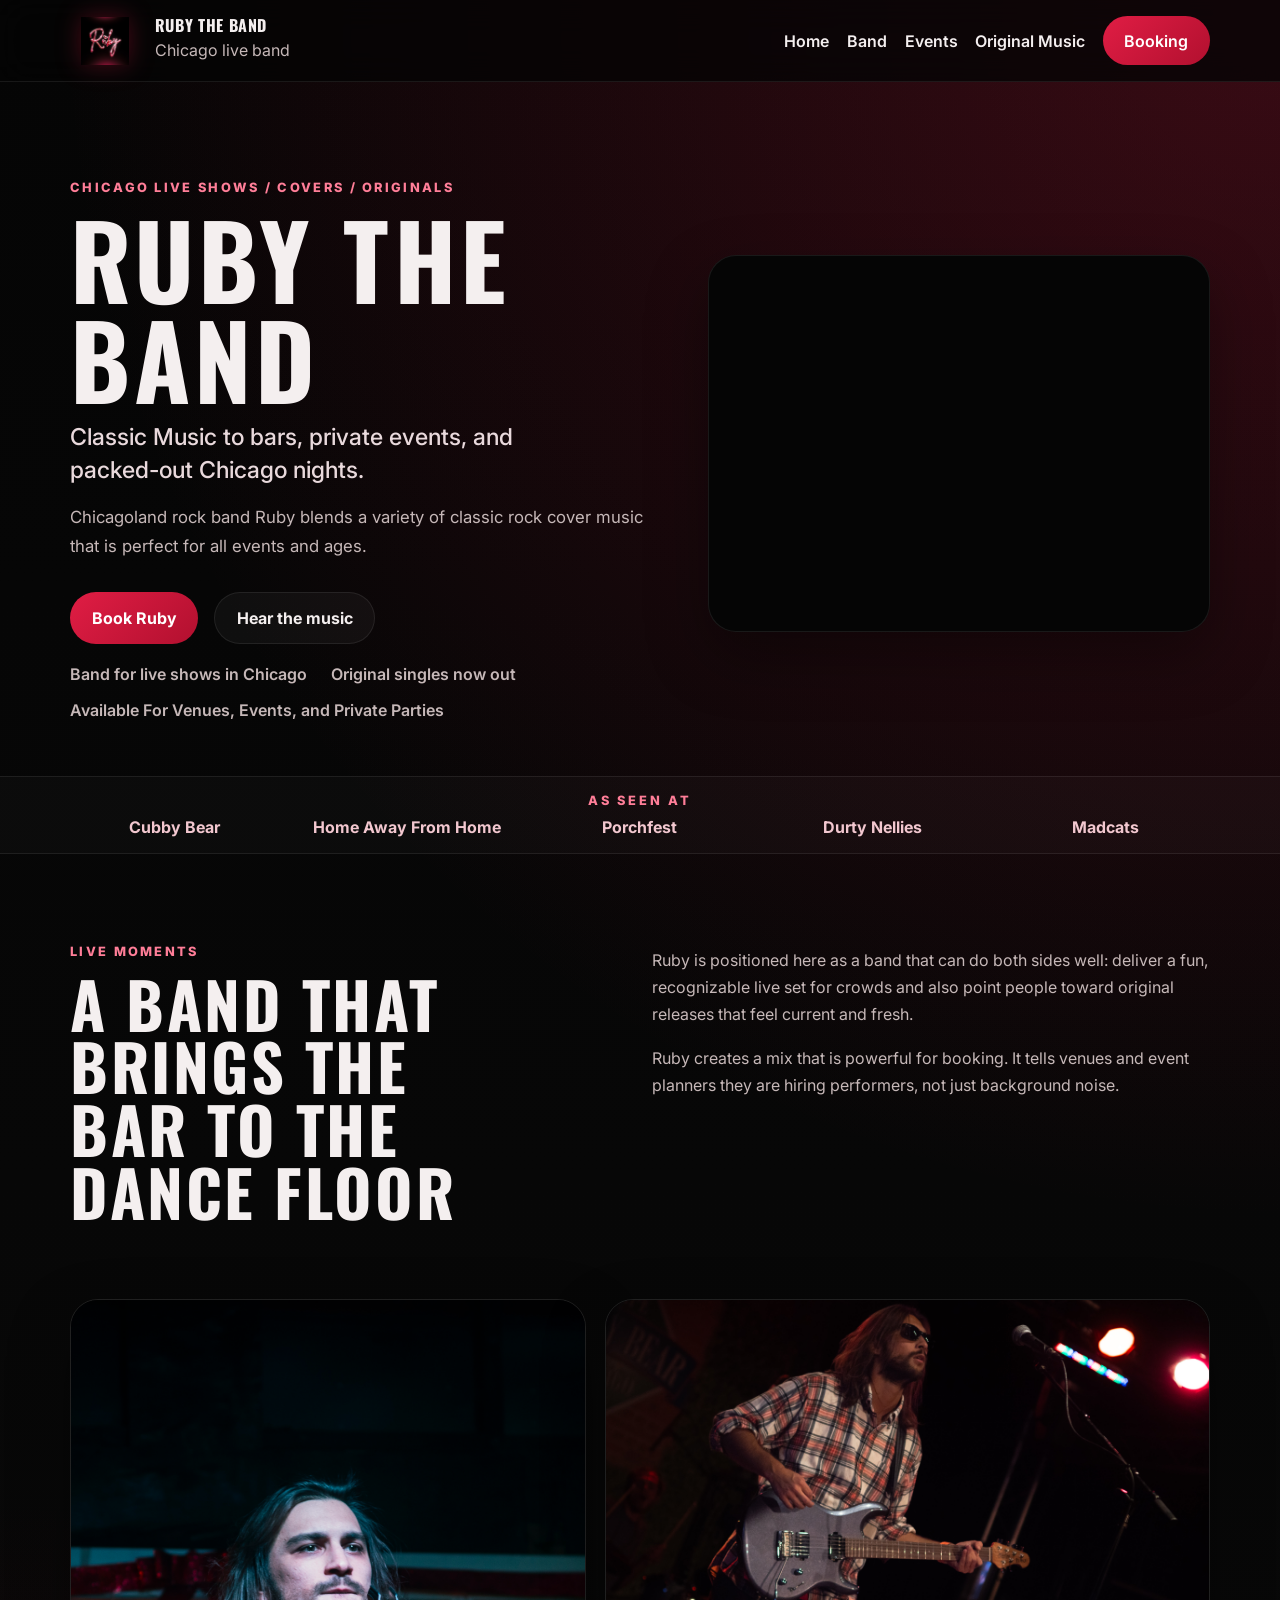
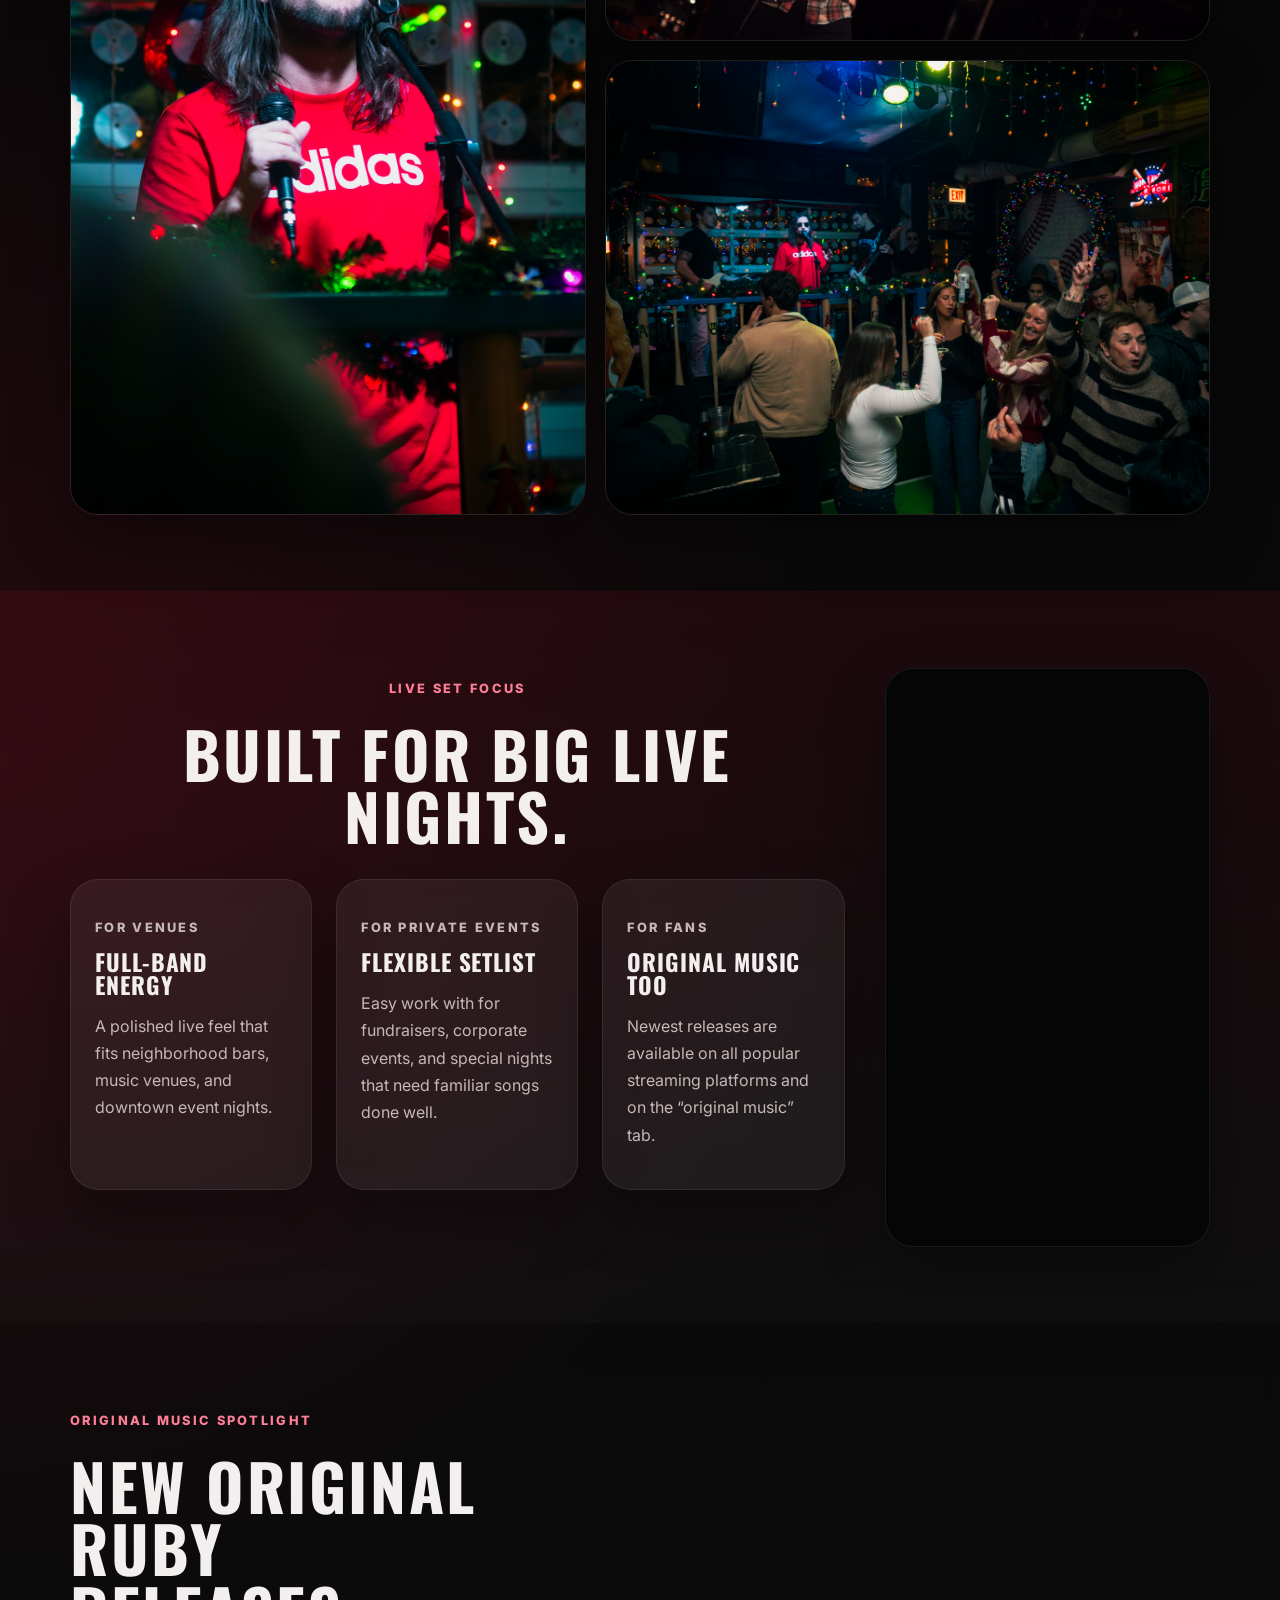
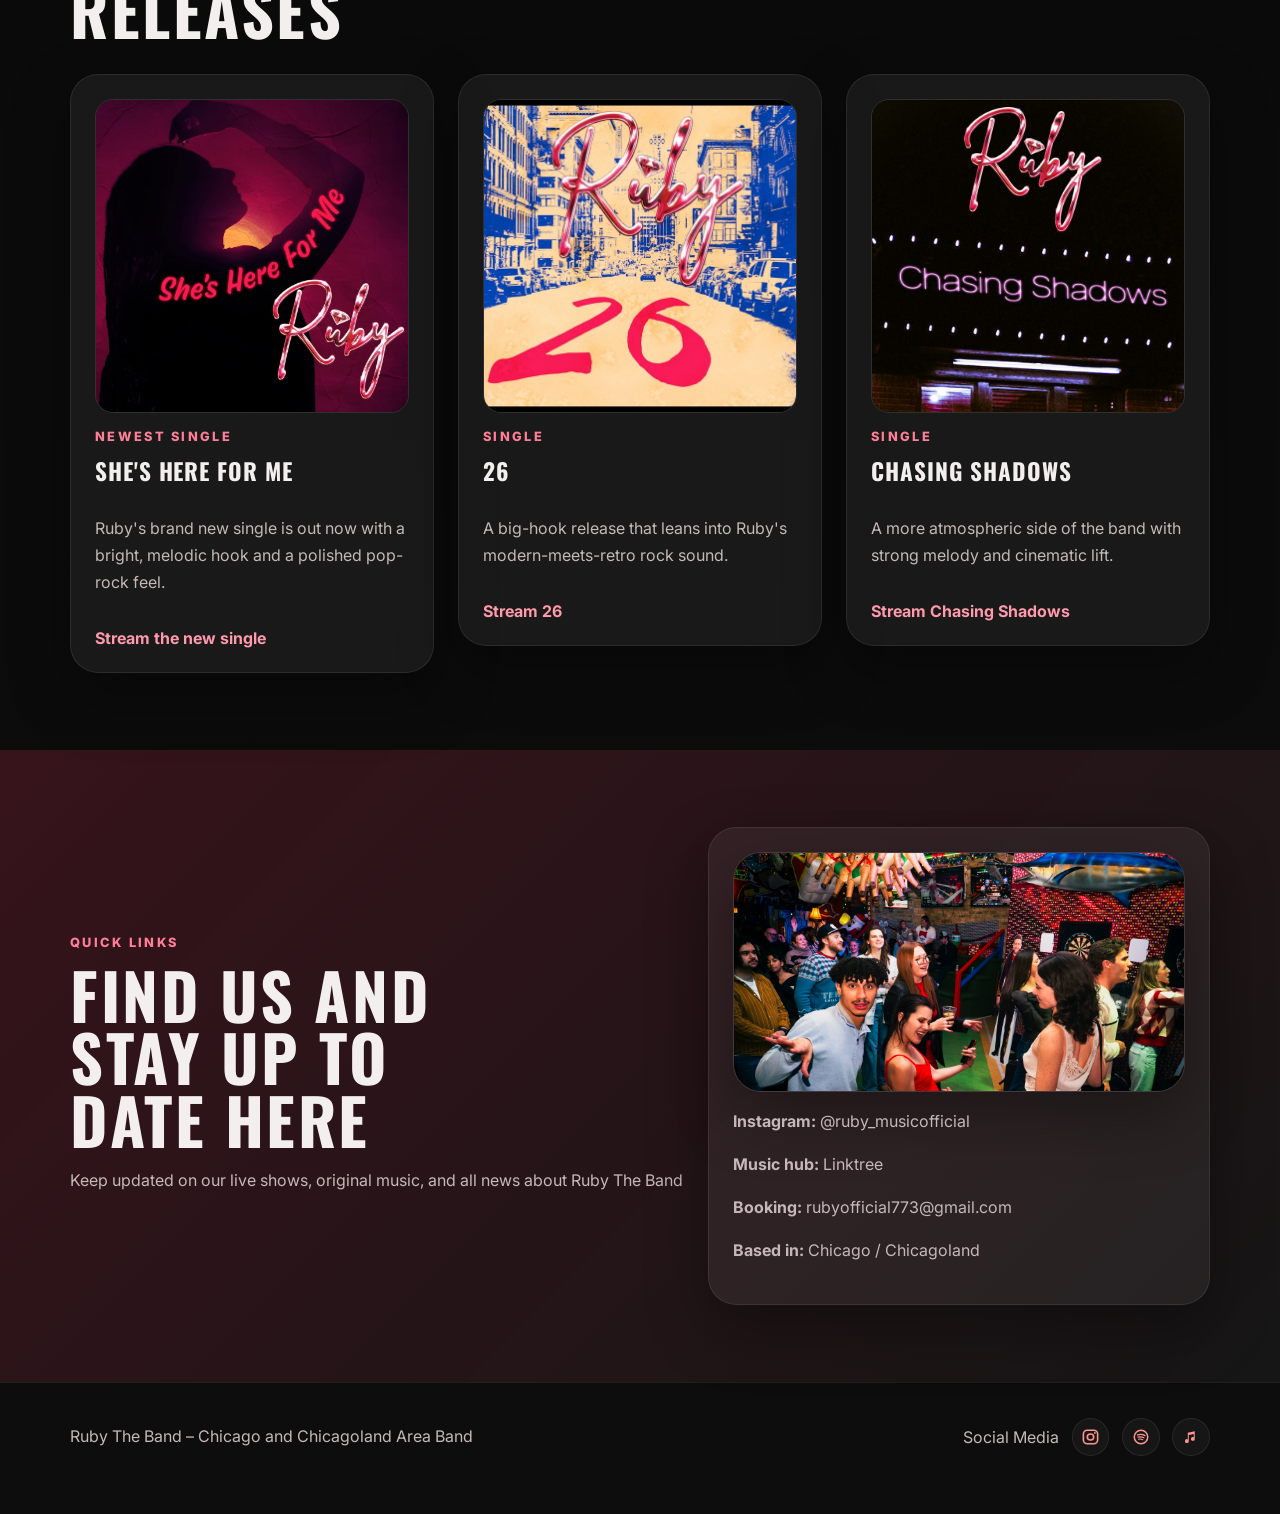
<file: index.html>
<!DOCTYPE html>
<html lang="en">
  <head>
    <script>document.documentElement.classList.add("sheet-images-loading");</script>
    <meta charset="UTF-8" />
    <meta name="viewport" content="width=device-width, initial-scale=1.0" />
    <title>Ruby | Chicago Band + Original Music</title>
    <meta
      name="description"
      content="Ruby is a Chicagoland rock band bringing high-energy cover sets, original music, and live shows across Chicago."
    />
    <link rel="preconnect" href="https://fonts.googleapis.com" />
    <link rel="preconnect" href="https://fonts.gstatic.com" crossorigin />
    <link
      href="https://fonts.googleapis.com/css2?family=Oswald:wght@400;500;600;700&family=Inter:wght@400;500;600;700;800&display=swap"
      rel="stylesheet"
    />
    <link rel="stylesheet" href="styles.css" />
  </head>
  <body>
    <header class="site-header">
      <div class="container nav-wrap">
        <a class="brand" href="index.html">
          <img data-site-image="site-logo" class="brand-logo" src="assets/ruby-neon-logo.jpg" alt="Ruby logo" />
          <span class="brand-copy">
            <strong>RUBY THE BAND</strong>
            <span>Chicago live band</span>
          </span>
        </a>
        <nav class="nav">
          <a href="index.html">Home</a>
          <a href="band.html">Band</a>
          <a href="events.html">Events</a>
          <a href="music.html">Original Music</a>
          <a class="nav-cta" href="booking.html">Booking</a>
        </nav>
      </div>
    </header>

    <main>
      <section class="hero">
        <div class="container hero-grid">
          <div class="hero-copy">
            <p class="eyebrow">Chicago live shows / covers / originals</p>
            <h1>Ruby The Band</h1>
            <p class="hero-subtitle">
              Classic Music to bars, private events, and packed-out Chicago nights.
            </p>
            <p class="hero-text">
              Chicagoland rock band Ruby blends a variety of classic rock cover
              music that is perfect for all events and ages.
            </p>
            <div class="hero-actions">
              <a class="button button-primary" href="booking.html">Book Ruby</a>
              <a class="button button-secondary" href="music.html">Hear the music</a>
            </div>
            <ul class="hero-points">
              <li>Band for live shows in Chicago</li>
              <li>Original singles now out</li>
              <li>Available For Venues, Events, and Private Parties</li>
            </ul>
          </div>

          <div class="hero-visual">
            <div class="video-embed home-hero-video">
              <iframe
                src="https://www.youtube.com/embed/Ib4KRGGW9fY?autoplay=1&amp;mute=1&amp;playsinline=1&amp;loop=1&amp;playlist=Ib4KRGGW9fY&amp;rel=0"
                title="Ruby live performance"
                allow="accelerometer; autoplay; clipboard-write; encrypted-media; gyroscope; picture-in-picture; web-share"
                allowfullscreen
              ></iframe>
            </div>
          </div>
        </div>
      </section>

      <section class="venue-strip">
        <div class="container venue-strip-inner">
          <p class="venue-label">As Seen At</p>
          <div class="venue-items">
            <span>Cubby Bear</span>
            <span>Home Away From Home</span>
            <span>Porchfest</span>
            <span>Durty Nellies</span>
            <span>Madcats</span>
          </div>
        </div>
      </section>

      <section class="section">
        <div class="container split-layout">
          <div>
            <p class="section-kicker">Live moments</p>
            <h2>A Band That Brings The Bar To The Dance Floor</h2>
          </div>
          <div class="body-copy">
            <p>
              Ruby is positioned here as a band that can do both sides well:
              deliver a fun, recognizable live set for crowds and also point
              people toward original releases that feel current and fresh.
            </p>
            <p>
              Ruby creates a mix that is powerful for booking. It tells venues
              and event planners they are hiring performers, not just background noise.
            </p>
          </div>
        </div>
      </section>

      <section class="section photo-story-section">
        <div class="container">
          <div class="photo-story-grid">
            <figure class="story-photo story-photo-tall">
              <img
                class="crop-george"
                data-site-image="home-live-left"
                src="assets/xmas-george-close.jpg"
                alt="George singing live on stage"
              />
            </figure>
            <figure class="story-photo story-photo-wide">
              <img
                class="crop-new-story-wide"
                data-site-image="home-live-top-right"
                src="assets/ruby-story-wide.jpg"
                alt="Ruby guitarist and vocalist during a live set"
              />
            </figure>
            <figure class="story-photo story-photo-square">
              <img
                class="crop-crowd"
                data-site-image="home-live-bottom-right"
                src="assets/xmas-crowd-wide.jpg"
                alt="Crowd gathered around a Ruby show"
              />
            </figure>
          </div>
        </div>
      </section>

      <section class="section section-dark">
        <div class="container live-set-layout">
          <div class="live-set-copy">
            <div class="section-heading section-heading-wide">
              <p class="section-kicker">Live set focus</p>
              <h2>Built for big live nights.</h2>
            </div>
            <div class="card-grid three-up">
              <article class="content-card dark-card">
                <p class="card-tag">For venues</p>
                <h3>Full-band energy</h3>
                <p>
                  A polished live feel that fits neighborhood bars, music venues,
                  and downtown event nights.
                </p>
              </article>
              <article class="content-card dark-card">
                <p class="card-tag">For private events</p>
                <h3>Flexible setlist</h3>
                <p>
                  Easy work with for fundraisers, corporate events, and special
                  nights that need familiar songs done well.
                </p>
              </article>
              <article class="content-card dark-card">
                <p class="card-tag">For fans</p>
                <h3>Original music too</h3>
                <p>
                  Newest releases are available on all popular streaming platforms
                  and on the “original music” tab.
                </p>
              </article>
            </div>
          </div>
          <div class="video-embed video-embed-vertical">
            <iframe
              src="https://www.youtube.com/embed/BoqOcgFbAbk"
              title="Ruby live recap"
              loading="lazy"
              allow="accelerometer; autoplay; clipboard-write; encrypted-media; gyroscope; picture-in-picture; web-share"
              allowfullscreen
            ></iframe>
          </div>
        </div>
      </section>

      <section class="section">
        <div class="container">
          <div class="section-heading left">
            <p class="section-kicker">Original music spotlight</p>
            <h2>New Original Ruby Releases</h2>
          </div>
          <div class="music-highlight" id="home-music-list">
            <article class="release-card">
              <figure class="cover-thumb">
                <img src="assets/shes-here-for-me-cover.jpg" alt="She's Here For Me single cover art" />
              </figure>
              <span class="release-label">Newest single</span>
              <h3>She's Here For Me</h3>
              <p>
                Ruby's brand new single is out now with a bright, melodic hook
                and a polished pop-rock feel.
              </p>
              <a class="text-link" href="https://linktr.ee/ruby_musicofficial">Stream the new single</a>
            </article>
            <article class="release-card">
              <figure class="cover-thumb">
                <img src="assets/cover-26.jpg" alt="26 single cover art" />
              </figure>
              <span class="release-label">Single</span>
              <h3>26</h3>
              <p>
                A big-hook release that leans into Ruby's modern-meets-retro
                rock sound.
              </p>
              <a class="text-link" href="https://distrokid.com/hyperfollow/rubytheband/26">Stream 26</a>
            </article>
            <article class="release-card">
              <figure class="cover-thumb">
                <img src="assets/cover-chasing-shadows.jpg" alt="Chasing Shadows single cover art" />
              </figure>
              <span class="release-label">Single</span>
              <h3>Chasing Shadows</h3>
              <p>
                A more atmospheric side of the band with strong melody and
                cinematic lift.
              </p>
              <a class="text-link" href="https://distrokid.com/hyperfollow/rubytheband/chasing-shadows">Stream Chasing Shadows</a>
            </article>
          </div>
        </div>
      </section>

      <section class="section section-accent">
        <div class="container contact-panel">
          <div>
            <p class="section-kicker">Quick links</p>
            <h2>Find Us and Stay Up To Date Here</h2>
            <p class="body-copy">
              Keep updated on our live shows, original music, and all news about Ruby The Band
            </p>
          </div>
          <div class="contact-card">
            <figure class="booking-photo">
              <img
                class="crop-dancefloor"
                data-site-image="home-quick-links"
                src="assets/xmas-dancefloor.jpg"
                alt="Audience dancing during a Ruby performance"
              />
            </figure>
            <p><strong>Instagram:</strong> <a href="https://www.instagram.com/ruby_musicofficial/">@ruby_musicofficial</a></p>
            <p><strong>Music hub:</strong> <a href="https://linktr.ee/ruby_musicofficial?utm_source=ig&utm_medium=social&utm_content=link_in_bio&fbclid=PAZXh0bgNhZW0CMTEAc3J0YwZhcHBfaWQPOTM2NjE5NzQzMzkyNDU5AAGn7eUY6UHFagSxosiYsjMJNR8XaRiUwUf61az2jb8xFYWE1bU_hHh9o83AXHU_aem_PAlkMFwTDPGG2K6bHQaBCQ">Linktree</a></p>
            <p><strong>Booking:</strong> <a href="mailto:rubyofficial773@gmail.com">rubyofficial773@gmail.com</a></p>
            <p><strong>Based in:</strong> Chicago / Chicagoland</p>
          </div>
        </div>
      </section>
    </main>

    <footer class="site-footer">
      <div class="container footer-wrap">
        <p>Ruby The Band – Chicago and Chicagoland Area Band</p>
        <div class="footer-actions">
          <span class="footer-label">Social Media</span>
          <div class="social-links" aria-label="Ruby social links">
            <a class="social-icon" href="https://www.instagram.com/ruby_musicofficial/" aria-label="Ruby on Instagram"><img src="assets/icon-instagram.svg" alt="" /></a>
            <a class="social-icon" href="https://open.spotify.com/artist/1HHAJYdMEJ4v4BZRn0Z1Zh?si=r0VMcbjvRiWYTQFVPjKRUA&nd=1&dlsi=e5f6a95f36f54944" aria-label="Ruby on Spotify"><img src="assets/icon-spotify.svg" alt="" /></a>
            <a class="social-icon" href="https://music.apple.com/us/artist/ruby-the-band/1880221664" aria-label="Ruby on Apple Music"><img src="assets/icon-apple-music.svg" alt="" /></a>
          </div>
        </div>
      </div>
    </footer>
    <script src="site.js"></script>
  </body>
</html>
</file>
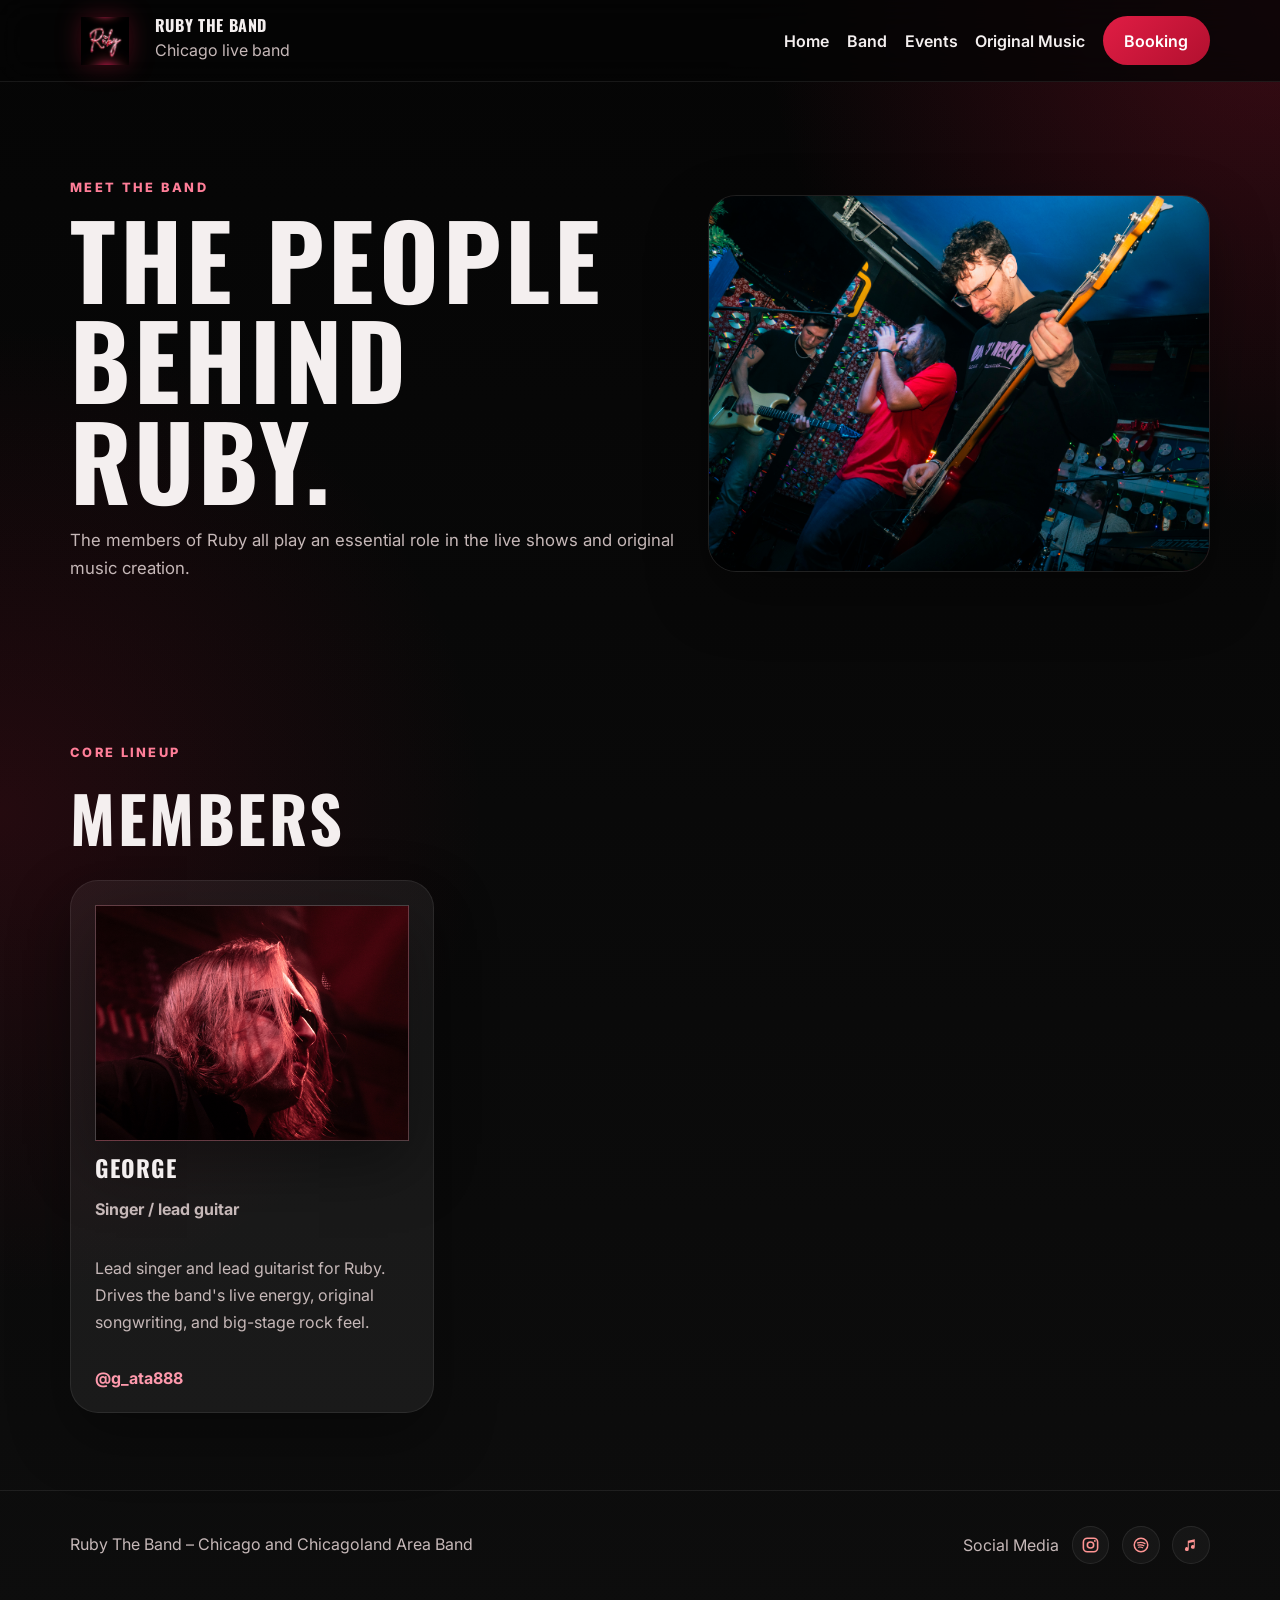
<file: band.html>
<!DOCTYPE html>
<html lang="en">
  <head>
    <script>document.documentElement.classList.add("sheet-images-loading");</script>
    <meta charset="UTF-8" />
    <meta name="viewport" content="width=device-width, initial-scale=1.0" />
    <title>Ruby | Band</title>
    <meta
      name="description"
      content="Meet the members of Ruby, a Chicago live band blending cover performances with original music."
    />
    <link rel="preconnect" href="https://fonts.googleapis.com" />
    <link rel="preconnect" href="https://fonts.gstatic.com" crossorigin />
    <link
      href="https://fonts.googleapis.com/css2?family=Oswald:wght@400;500;600;700&family=Inter:wght@400;500;600;700;800&display=swap"
      rel="stylesheet"
    />
    <link rel="stylesheet" href="styles.css" />
  </head>
  <body>
    <header class="site-header">
      <div class="container nav-wrap">
        <a class="brand" href="index.html">
          <img data-site-image="site-logo" class="brand-logo" src="assets/ruby-neon-logo.jpg" alt="Ruby logo" />
          <span class="brand-copy">
            <strong>RUBY THE BAND</strong>
            <span>Chicago live band</span>
          </span>
        </a>
        <nav class="nav">
          <a href="index.html">Home</a>
          <a href="band.html">Band</a>
          <a href="events.html">Events</a>
          <a href="music.html">Original Music</a>
          <a class="nav-cta" href="booking.html">Booking</a>
        </nav>
      </div>
    </header>

    <main>
      <section class="page-hero">
        <div class="container hero-grid">
          <div class="hero-copy">
            <p class="eyebrow">Meet the band</p>
            <h1>The people behind Ruby.</h1>
            <p class="hero-text narrow">
              The members of Ruby all play an essential role in the live shows and
              original music creation.
            </p>
          </div>
          <div class="hero-visual">
            <figure class="photo-frame glow-card hero-photo">
              <img
                class="crop-new-band-banner"
                data-site-image="band-hero"
                src="assets/ruby-band-banner.jpg"
                alt="Ruby performing live on stage"
              />
            </figure>
          </div>
        </div>
      </section>

      <section class="section">
        <div class="container">
          <div class="section-heading left">
            <p class="section-kicker">Core lineup</p>
            <h2>Members</h2>
          </div>
          <div class="member-grid" id="members-list">
            <p class="loading-note">Loading Ruby members...</p>
          </div>
        </div>
      </section>

      <section class="section section-dark additional-players-section" id="additional-players-section">
        <div class="container">
          <div class="section-heading left">
            <h2>Additional Players</h2>
          </div>
          <div class="member-grid" id="additional-players-list"></div>
        </div>
      </section>
    </main>

    <footer class="site-footer">
      <div class="container footer-wrap">
        <p>Ruby The Band – Chicago and Chicagoland Area Band</p>
        <div class="footer-actions">
          <span class="footer-label">Social Media</span>
          <div class="social-links" aria-label="Ruby social links">
            <a class="social-icon" href="https://www.instagram.com/ruby_musicofficial/" aria-label="Ruby on Instagram"><img src="assets/icon-instagram.svg" alt="" /></a>
            <a class="social-icon" href="https://open.spotify.com/artist/1HHAJYdMEJ4v4BZRn0Z1Zh?si=r0VMcbjvRiWYTQFVPjKRUA&nd=1&dlsi=e5f6a95f36f54944" aria-label="Ruby on Spotify"><img src="assets/icon-spotify.svg" alt="" /></a>
            <a class="social-icon" href="https://music.apple.com/us/artist/ruby-the-band/1880221664" aria-label="Ruby on Apple Music"><img src="assets/icon-apple-music.svg" alt="" /></a>
          </div>
        </div>
      </div>
    </footer>

    <script src="site.js"></script>
  </body>
</html>
</file>
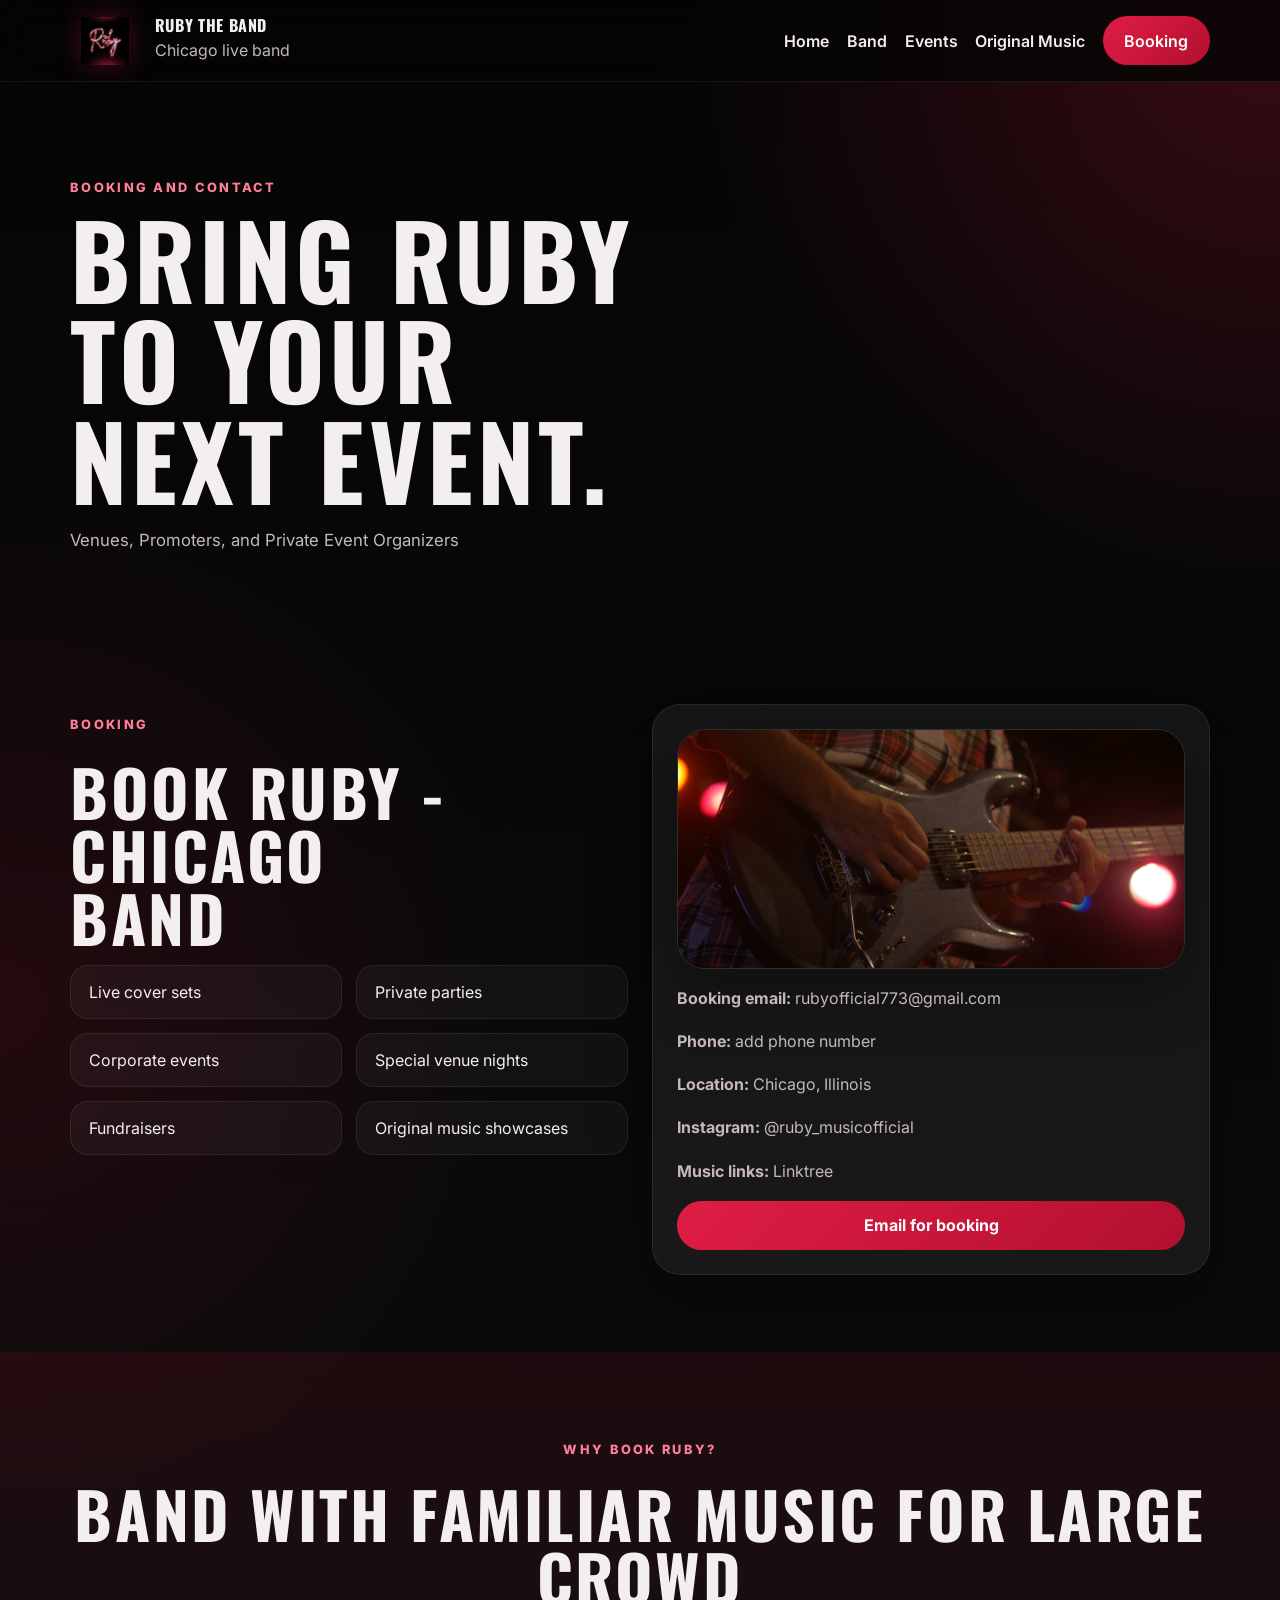
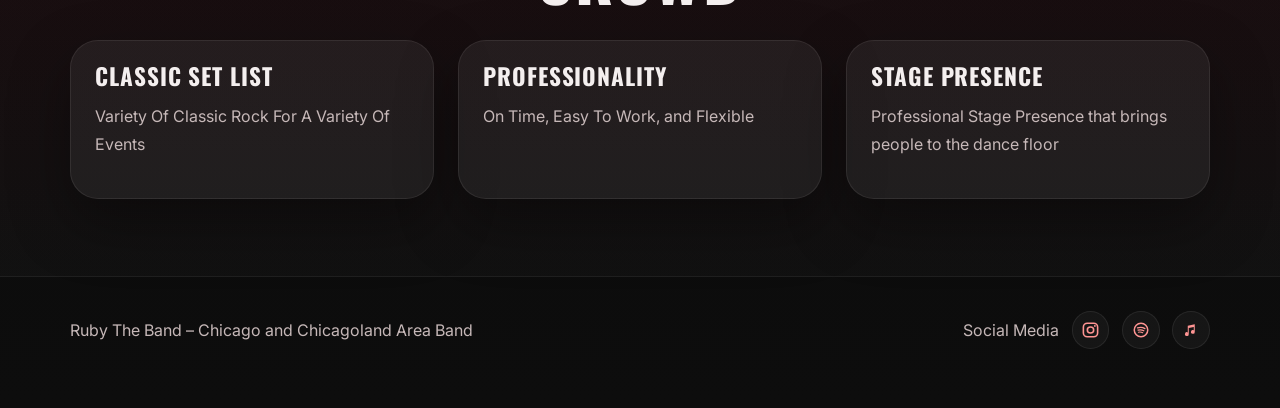
<file: booking.html>
<!DOCTYPE html>
<html lang="en">
  <head>
    <script>document.documentElement.classList.add("sheet-images-loading");</script>
    <meta charset="UTF-8" />
    <meta name="viewport" content="width=device-width, initial-scale=1.0" />
    <title>Ruby | Booking</title>
    <meta
      name="description"
      content="Book Ruby for Chicago live shows, private events, venue nights, and special performances."
    />
    <link rel="preconnect" href="https://fonts.googleapis.com" />
    <link rel="preconnect" href="https://fonts.gstatic.com" crossorigin />
    <link
      href="https://fonts.googleapis.com/css2?family=Oswald:wght@400;500;600;700&family=Inter:wght@400;500;600;700;800&display=swap"
      rel="stylesheet"
    />
    <link rel="stylesheet" href="styles.css" />
  </head>
  <body>
    <header class="site-header">
      <div class="container nav-wrap">
        <a class="brand" href="index.html">
          <img data-site-image="site-logo" class="brand-logo" src="assets/ruby-neon-logo.jpg" alt="Ruby logo" />
          <span class="brand-copy">
            <strong>RUBY THE BAND</strong>
            <span>Chicago live band</span>
          </span>
        </a>
        <nav class="nav">
          <a href="index.html">Home</a>
          <a href="band.html">Band</a>
          <a href="events.html">Events</a>
          <a href="music.html">Original Music</a>
          <a class="nav-cta" href="booking.html">Booking</a>
        </nav>
      </div>
    </header>

    <main>
      <section class="page-hero">
        <div class="container">
          <p class="eyebrow">Booking and contact</p>
          <h1>Bring Ruby to your next event.</h1>
            <p class="hero-text narrow">
            Venues, Promoters, and Private Event Organizers
          </p>
        </div>
      </section>

      <section class="section">
        <div class="container booking-grid">
          <div class="booking-copy">
            <p class="section-kicker">Booking</p>
            <h2>Book Ruby - Chicago Band</h2>
            <div class="check-grid">
              <p>Live cover sets</p>
              <p>Private parties</p>
              <p>Corporate events</p>
              <p>Special venue nights</p>
              <p>Fundraisers</p>
              <p>Original music showcases</p>
            </div>
          </div>

          <div class="booking-card">
            <figure class="booking-photo">
              <img
                class="crop-new-booking"
                data-site-image="booking-follow-us"
                src="assets/ruby-booking-guitar.jpg"
                alt="Ruby guitarist playing live"
              />
            </figure>
            <p><strong>Booking email:</strong> <a href="mailto:rubyofficial773@gmail.com">rubyofficial773@gmail.com</a></p>
            <p><strong>Phone:</strong> add phone number</p>
            <p><strong>Location:</strong> Chicago, Illinois</p>
            <p><strong>Instagram:</strong> <a href="https://www.instagram.com/ruby_musicofficial/">@ruby_musicofficial</a></p>
            <p><strong>Music links:</strong> <a href="https://linktr.ee/ruby_musicofficial?utm_source=ig&utm_medium=social&utm_content=link_in_bio&fbclid=PAZXh0bgNhZW0CMTEAc3J0YwZhcHBfaWQPOTM2NjE5NzQzMzkyNDU5AAGn7eUY6UHFagSxosiYsjMJNR8XaRiUwUf61az2jb8xFYWE1bU_hHh9o83AXHU_aem_PAlkMFwTDPGG2K6bHQaBCQ">Linktree</a></p>
            <a class="button button-primary button-block" href="mailto:rubyofficial773@gmail.com">Email for booking</a>
          </div>
        </div>
      </section>

      <section class="section section-dark">
        <div class="container">
          <div class="section-heading section-heading-wide">
            <p class="section-kicker">Why Book Ruby?</p>
            <h2>Band With Familiar Music For Large Crowd</h2>
          </div>
          <div class="card-grid three-up">
            <article class="content-card dark-card">
              <h3>Classic Set List</h3>
              <p>Variety Of Classic Rock For A Variety Of Events</p>
            </article>
            <article class="content-card dark-card">
              <h3>Professionality</h3>
              <p>On Time, Easy To Work, and Flexible</p>
            </article>
            <article class="content-card dark-card">
              <h3>Stage Presence</h3>
              <p>Professional Stage Presence that brings people to the dance floor</p>
            </article>
          </div>
        </div>
      </section>
    </main>

    <footer class="site-footer">
      <div class="container footer-wrap">
        <p>Ruby The Band – Chicago and Chicagoland Area Band</p>
        <div class="footer-actions">
          <span class="footer-label">Social Media</span>
          <div class="social-links" aria-label="Ruby social links">
            <a class="social-icon" href="https://www.instagram.com/ruby_musicofficial/" aria-label="Ruby on Instagram"><img src="assets/icon-instagram.svg" alt="" /></a>
            <a class="social-icon" href="https://open.spotify.com/artist/1HHAJYdMEJ4v4BZRn0Z1Zh?si=r0VMcbjvRiWYTQFVPjKRUA&nd=1&dlsi=e5f6a95f36f54944" aria-label="Ruby on Spotify"><img src="assets/icon-spotify.svg" alt="" /></a>
            <a class="social-icon" href="https://music.apple.com/us/artist/ruby-the-band/1880221664" aria-label="Ruby on Apple Music"><img src="assets/icon-apple-music.svg" alt="" /></a>
          </div>
        </div>
      </div>
    </footer>
    <script src="site.js"></script>
  </body>
</html>
</file>
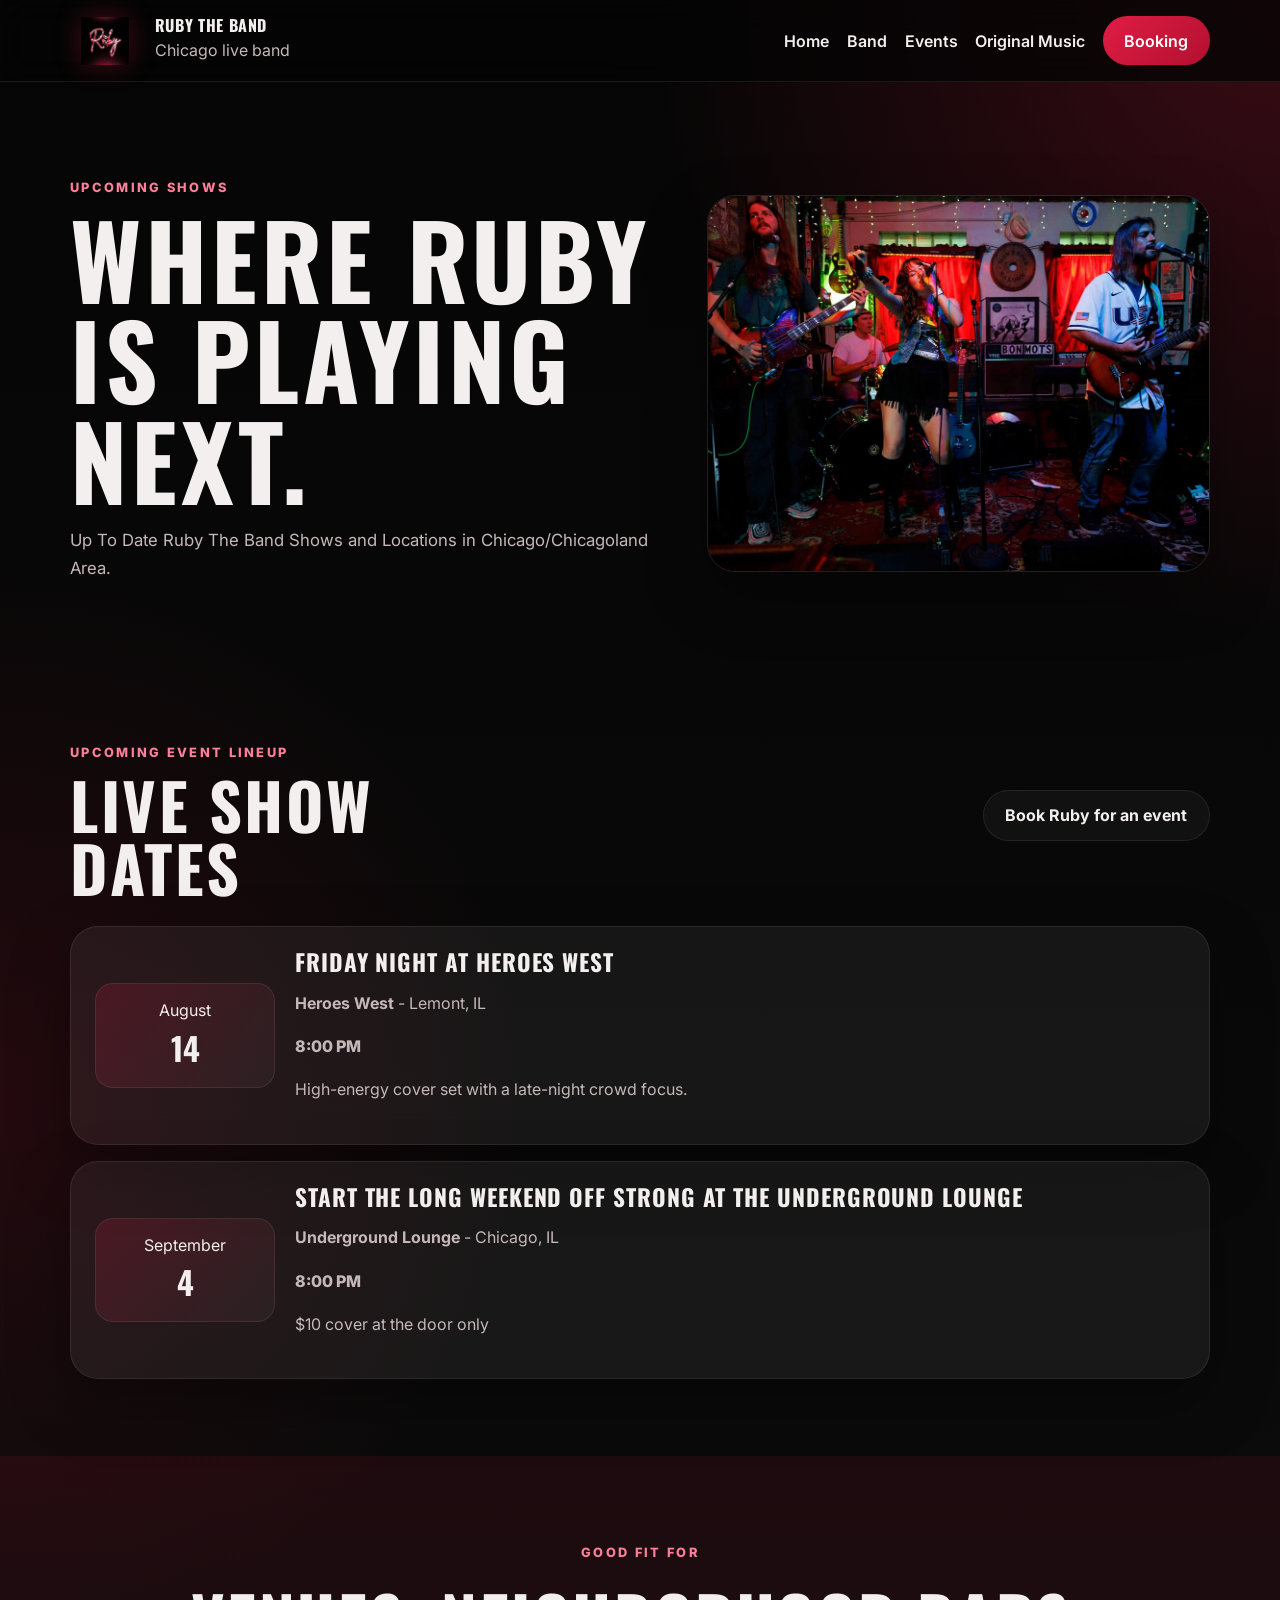
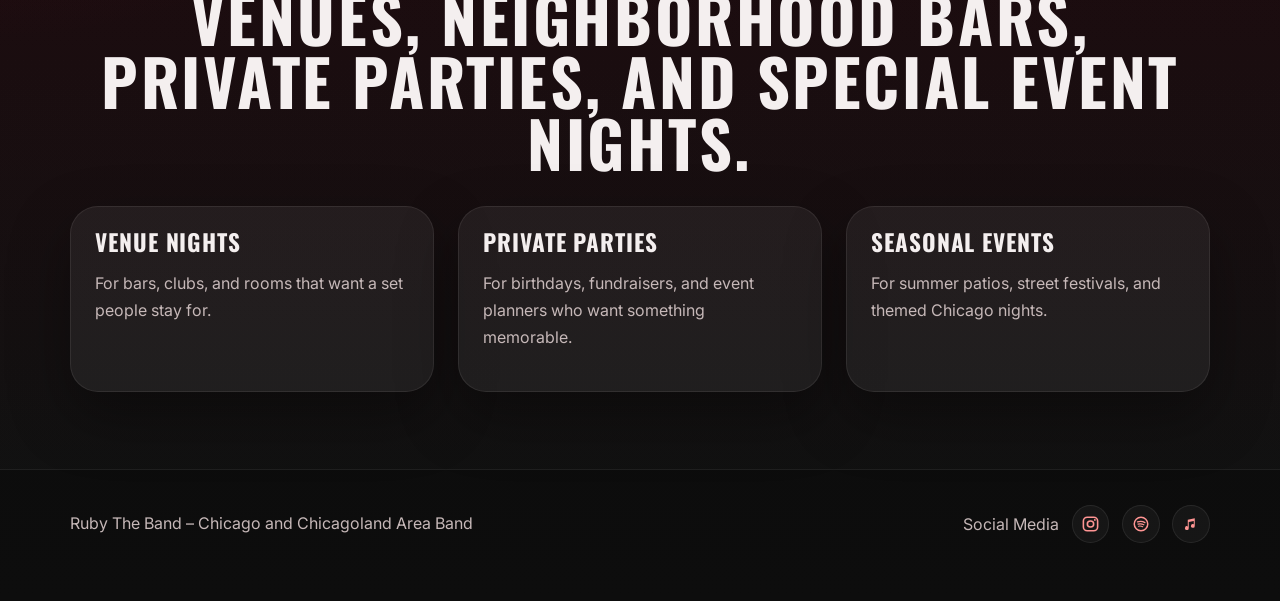
<file: events.html>
<!DOCTYPE html>
<html lang="en">
  <head>
    <script>document.documentElement.classList.add("sheet-images-loading");</script>
    <meta charset="UTF-8" />
    <meta name="viewport" content="width=device-width, initial-scale=1.0" />
    <title>Ruby | Events</title>
    <meta
      name="description"
      content="Upcoming Ruby live shows, featured Chicago appearances, and event-booking information."
    />
    <link rel="preconnect" href="https://fonts.googleapis.com" />
    <link rel="preconnect" href="https://fonts.gstatic.com" crossorigin />
    <link
      href="https://fonts.googleapis.com/css2?family=Oswald:wght@400;500;600;700&family=Inter:wght@400;500;600;700;800&display=swap"
      rel="stylesheet"
    />
    <link rel="stylesheet" href="styles.css" />
  </head>
  <body>
    <header class="site-header">
      <div class="container nav-wrap">
        <a class="brand" href="index.html">
          <img data-site-image="site-logo" class="brand-logo" src="assets/ruby-neon-logo.jpg" alt="Ruby logo" />
          <span class="brand-copy">
            <strong>RUBY THE BAND</strong>
            <span>Chicago live band</span>
          </span>
        </a>
        <nav class="nav">
          <a href="index.html">Home</a>
          <a href="band.html">Band</a>
          <a href="events.html">Events</a>
          <a href="music.html">Original Music</a>
          <a class="nav-cta" href="booking.html">Booking</a>
        </nav>
      </div>
    </header>

    <main>
      <section class="page-hero">
        <div class="container page-hero-grid">
          <div>
            <p class="eyebrow">Upcoming shows</p>
            <h1>Where Ruby is playing next.</h1>
            <p class="hero-text narrow">
              Up To Date Ruby The Band Shows and Locations in Chicago/Chicagoland Area.
            </p>
          </div>
          <figure class="photo-frame glow-card page-hero-photo">
            <img
              class="crop-events-hero"
                data-site-image="events-hero"
                src="assets/ruby-events-hero.jpg"
              alt="Ruby performing live at Montrose Saloon"
            />
          </figure>
        </div>
      </section>

      <section class="section">
        <div class="container">
          <div class="events-header">
            <div>
              <p class="section-kicker">Upcoming event lineup</p>
              <h2>Live Show Dates</h2>
            </div>
            <a class="button button-secondary" href="booking.html">Book Ruby for an event</a>
          </div>
          <div class="events-list" id="events-list">
            <p class="loading-note">Loading upcoming shows...</p>
          </div>
        </div>
      </section>

      <section class="section section-dark">
        <div class="container">
          <div class="section-heading section-heading-wide">
            <p class="section-kicker">Good fit for</p>
            <h2>Venues, neighborhood bars, private parties, and special event nights.</h2>
          </div>
          <div class="card-grid three-up">
            <article class="content-card dark-card">
              <h3>Venue nights</h3>
              <p>For bars, clubs, and rooms that want a set people stay for.</p>
            </article>
            <article class="content-card dark-card">
              <h3>Private parties</h3>
              <p>For birthdays, fundraisers, and event planners who want something memorable.</p>
            </article>
            <article class="content-card dark-card">
              <h3>Seasonal events</h3>
              <p>For summer patios, street festivals, and themed Chicago nights.</p>
            </article>
          </div>
        </div>
      </section>
    </main>

    <footer class="site-footer">
      <div class="container footer-wrap">
        <p>Ruby The Band – Chicago and Chicagoland Area Band</p>
        <div class="footer-actions">
          <span class="footer-label">Social Media</span>
          <div class="social-links" aria-label="Ruby social links">
            <a class="social-icon" href="https://www.instagram.com/ruby_musicofficial/" aria-label="Ruby on Instagram"><img src="assets/icon-instagram.svg" alt="" /></a>
            <a class="social-icon" href="https://open.spotify.com/artist/1HHAJYdMEJ4v4BZRn0Z1Zh?si=r0VMcbjvRiWYTQFVPjKRUA&nd=1&dlsi=e5f6a95f36f54944" aria-label="Ruby on Spotify"><img src="assets/icon-spotify.svg" alt="" /></a>
            <a class="social-icon" href="https://music.apple.com/us/artist/ruby-the-band/1880221664" aria-label="Ruby on Apple Music"><img src="assets/icon-apple-music.svg" alt="" /></a>
          </div>
        </div>
      </div>
    </footer>

    <script src="site.js"></script>
  </body>
</html>
</file>
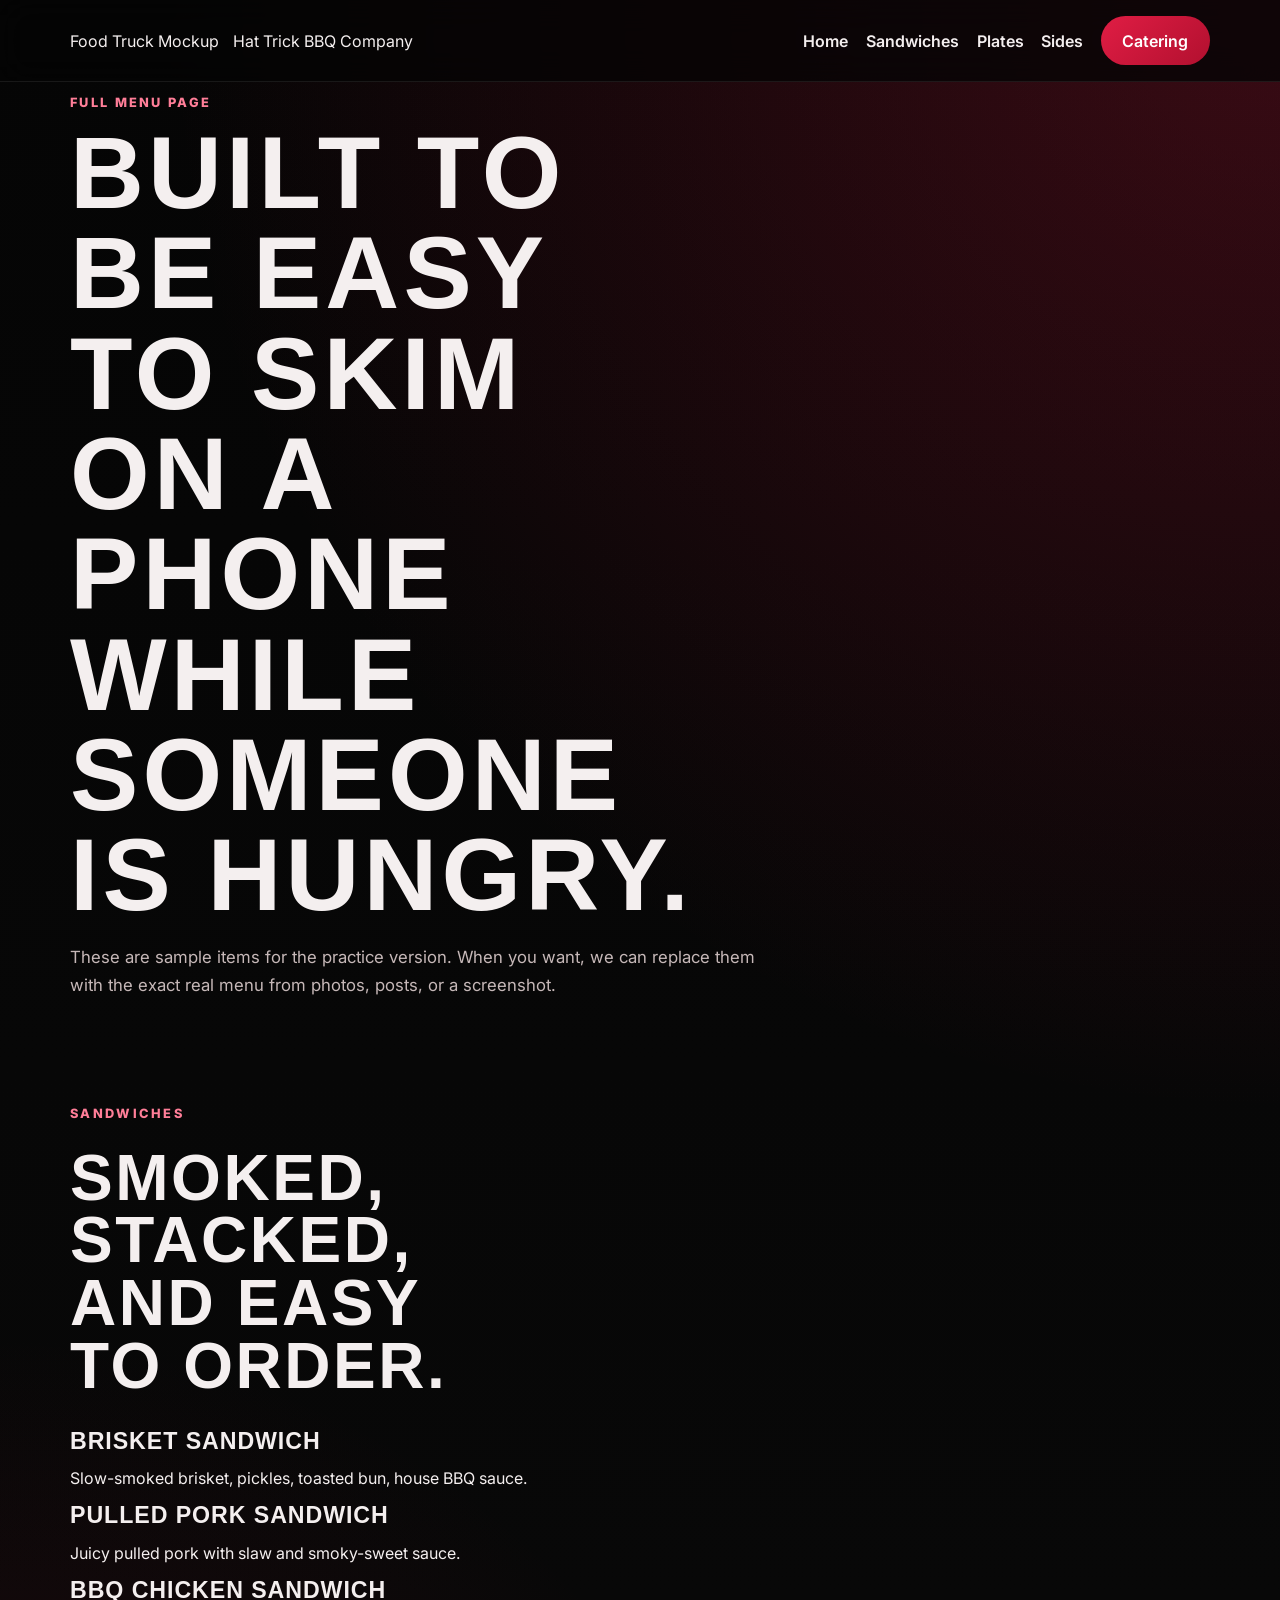
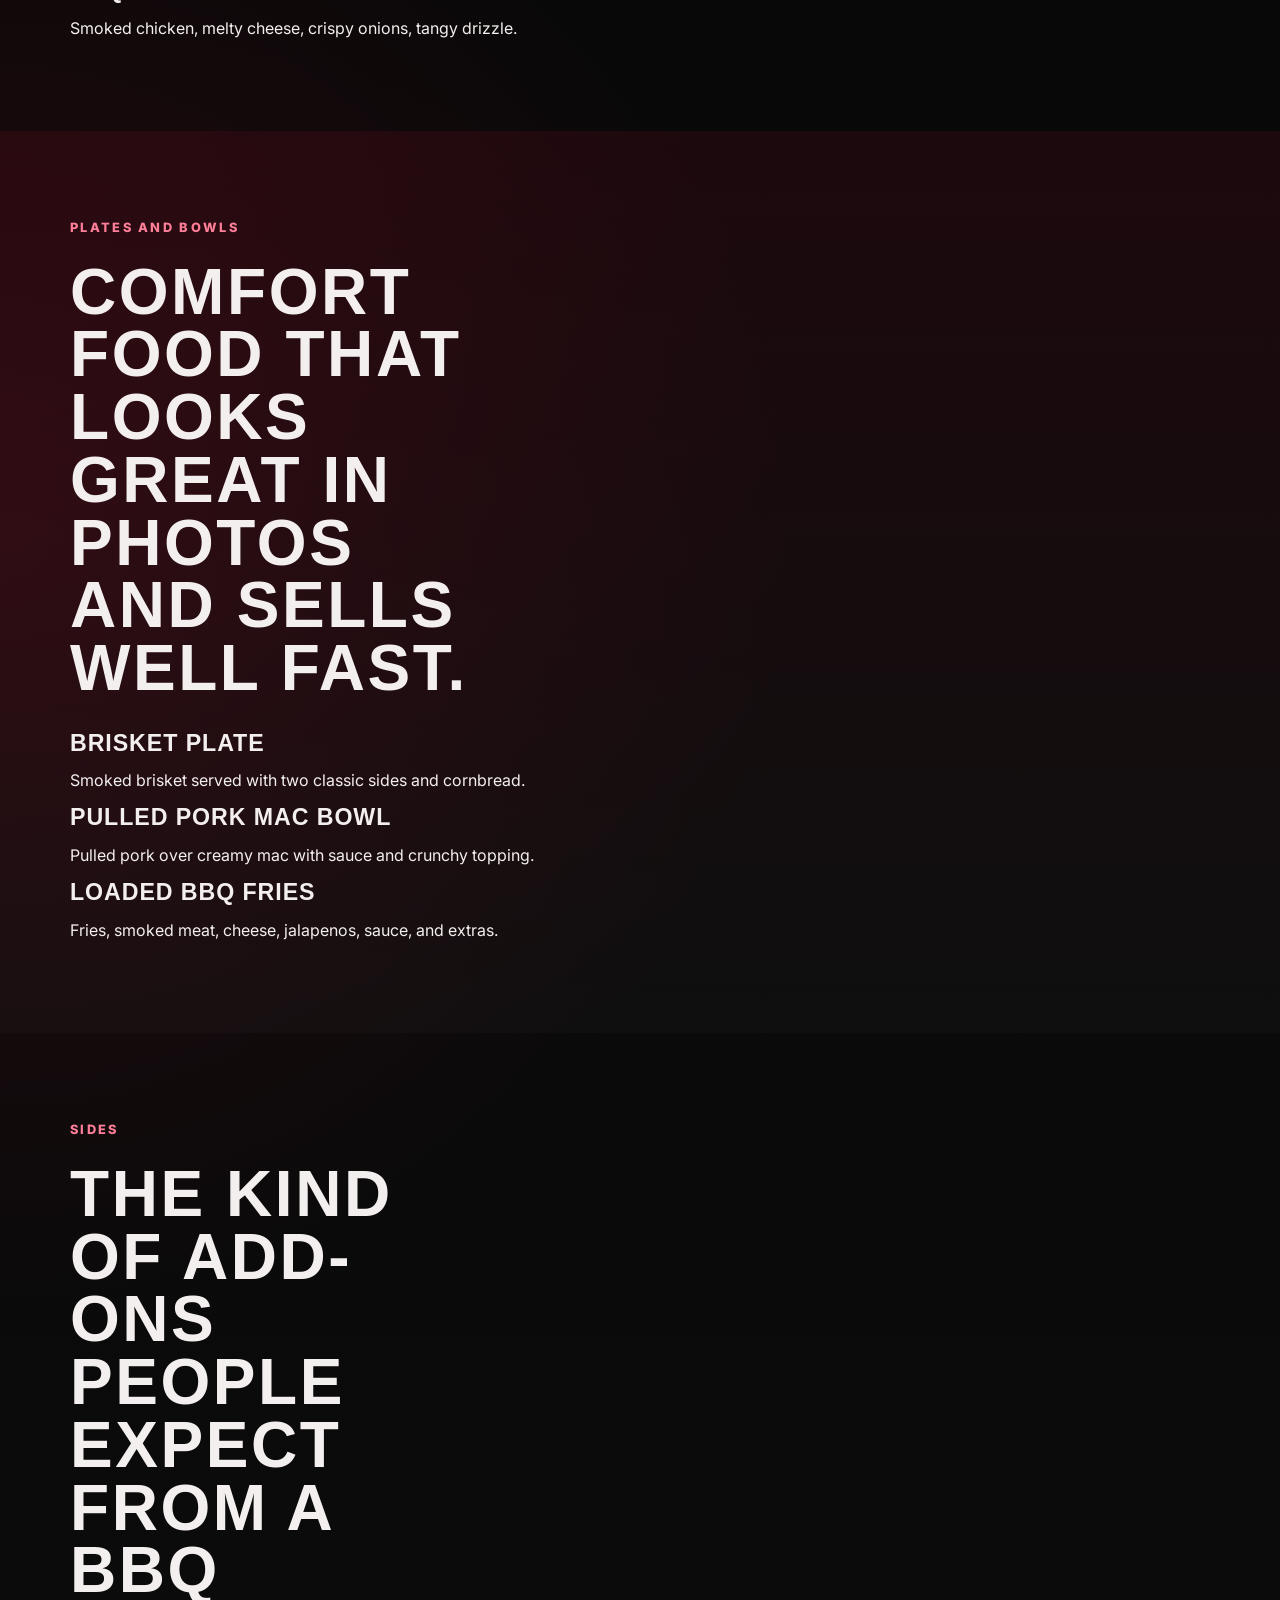
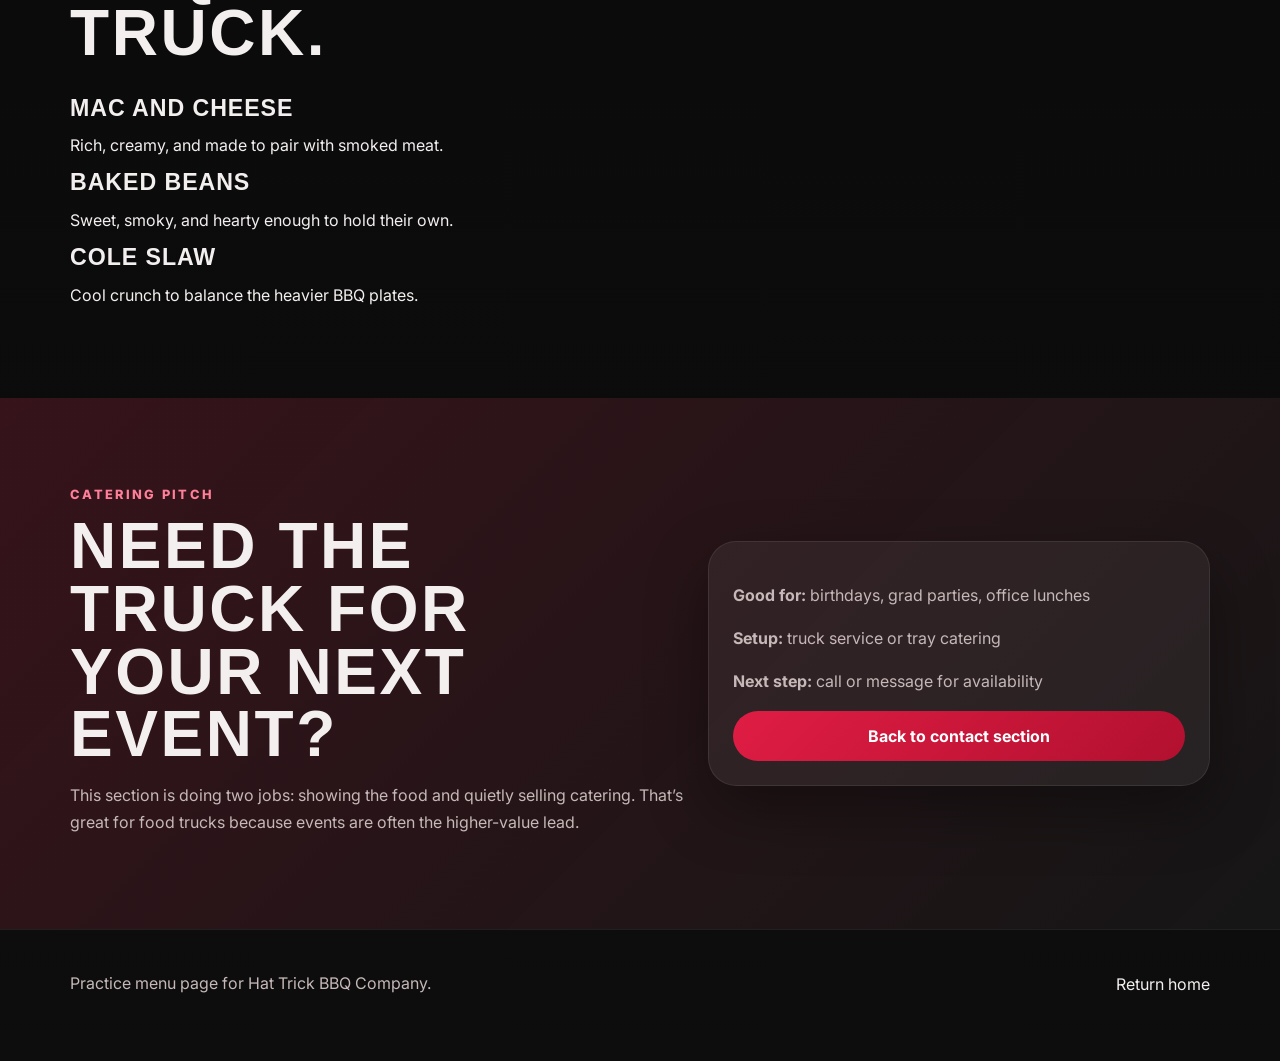
<file: menu.html>
<!DOCTYPE html>
<html lang="en">
  <head>
    <meta charset="UTF-8" />
    <meta name="viewport" content="width=device-width, initial-scale=1.0" />
    <title>Hat Trick BBQ Company Menu</title>
    <meta
      name="description"
      content="Sample full menu page for a Hat Trick BBQ Company mock food truck website."
    />
    <link rel="preconnect" href="https://fonts.googleapis.com" />
    <link rel="preconnect" href="https://fonts.gstatic.com" crossorigin />
    <link
      href="https://fonts.googleapis.com/css2?family=Bebas+Neue&family=Inter:wght@400;500;600;700;800&display=swap"
      rel="stylesheet"
    />
    <link rel="stylesheet" href="styles.css" />
  </head>
  <body>
    <header class="site-header">
      <div class="container nav-wrap">
        <a class="brand" href="index.html">
          <span class="brand-kicker">Food Truck Mockup</span>
          <span class="brand-name">Hat Trick BBQ Company</span>
        </a>
        <nav class="nav">
          <a href="index.html">Home</a>
          <a href="#sandwiches">Sandwiches</a>
          <a href="#plates">Plates</a>
          <a href="#sides">Sides</a>
          <a class="nav-cta" href="#catering">Catering</a>
        </nav>
      </div>
    </header>

    <main>
      <section class="menu-hero">
        <div class="container">
          <p class="eyebrow">Full menu page</p>
          <h1>Built to be easy to skim on a phone while someone is hungry.</h1>
          <p class="hero-text narrow">
            These are sample items for the practice version. When you want, we
            can replace them with the exact real menu from photos, posts, or a
            screenshot.
          </p>
        </div>
      </section>

      <section class="section" id="sandwiches">
        <div class="container">
          <div class="section-heading left">
            <p class="section-kicker">Sandwiches</p>
            <h2>Smoked, stacked, and easy to order.</h2>
          </div>
          <div class="full-menu-grid">
            <article class="full-menu-card">
              <h3>Brisket Sandwich</h3>
              <p>Slow-smoked brisket, pickles, toasted bun, house BBQ sauce.</p>
            </article>
            <article class="full-menu-card">
              <h3>Pulled Pork Sandwich</h3>
              <p>Juicy pulled pork with slaw and smoky-sweet sauce.</p>
            </article>
            <article class="full-menu-card">
              <h3>BBQ Chicken Sandwich</h3>
              <p>Smoked chicken, melty cheese, crispy onions, tangy drizzle.</p>
            </article>
          </div>
        </div>
      </section>

      <section class="section section-dark" id="plates">
        <div class="container">
          <div class="section-heading left">
            <p class="section-kicker">Plates and bowls</p>
            <h2>Comfort food that looks great in photos and sells well fast.</h2>
          </div>
          <div class="full-menu-grid">
            <article class="full-menu-card dark-card">
              <h3>Brisket Plate</h3>
              <p>Smoked brisket served with two classic sides and cornbread.</p>
            </article>
            <article class="full-menu-card dark-card">
              <h3>Pulled Pork Mac Bowl</h3>
              <p>Pulled pork over creamy mac with sauce and crunchy topping.</p>
            </article>
            <article class="full-menu-card dark-card">
              <h3>Loaded BBQ Fries</h3>
              <p>Fries, smoked meat, cheese, jalapenos, sauce, and extras.</p>
            </article>
          </div>
        </div>
      </section>

      <section class="section" id="sides">
        <div class="container">
          <div class="section-heading left">
            <p class="section-kicker">Sides</p>
            <h2>The kind of add-ons people expect from a BBQ truck.</h2>
          </div>
          <div class="full-menu-grid">
            <article class="full-menu-card">
              <h3>Mac and Cheese</h3>
              <p>Rich, creamy, and made to pair with smoked meat.</p>
            </article>
            <article class="full-menu-card">
              <h3>Baked Beans</h3>
              <p>Sweet, smoky, and hearty enough to hold their own.</p>
            </article>
            <article class="full-menu-card">
              <h3>Cole Slaw</h3>
              <p>Cool crunch to balance the heavier BBQ plates.</p>
            </article>
          </div>
        </div>
      </section>

      <section class="section section-accent" id="catering">
        <div class="container contact-panel">
          <div>
            <p class="section-kicker">Catering pitch</p>
            <h2>Need the truck for your next event?</h2>
            <p class="body-copy">
              This section is doing two jobs: showing the food and quietly
              selling catering. That’s great for food trucks because events are
              often the higher-value lead.
            </p>
          </div>
          <div class="contact-card">
            <p><strong>Good for:</strong> birthdays, grad parties, office lunches</p>
            <p><strong>Setup:</strong> truck service or tray catering</p>
            <p><strong>Next step:</strong> call or message for availability</p>
            <a class="button button-primary button-block" href="index.html#contact">Back to contact section</a>
          </div>
        </div>
      </section>
    </main>

    <footer class="site-footer">
      <div class="container footer-wrap">
        <p>Practice menu page for Hat Trick BBQ Company.</p>
        <a href="index.html">Return home</a>
      </div>
    </footer>
  </body>
</html>
</file>
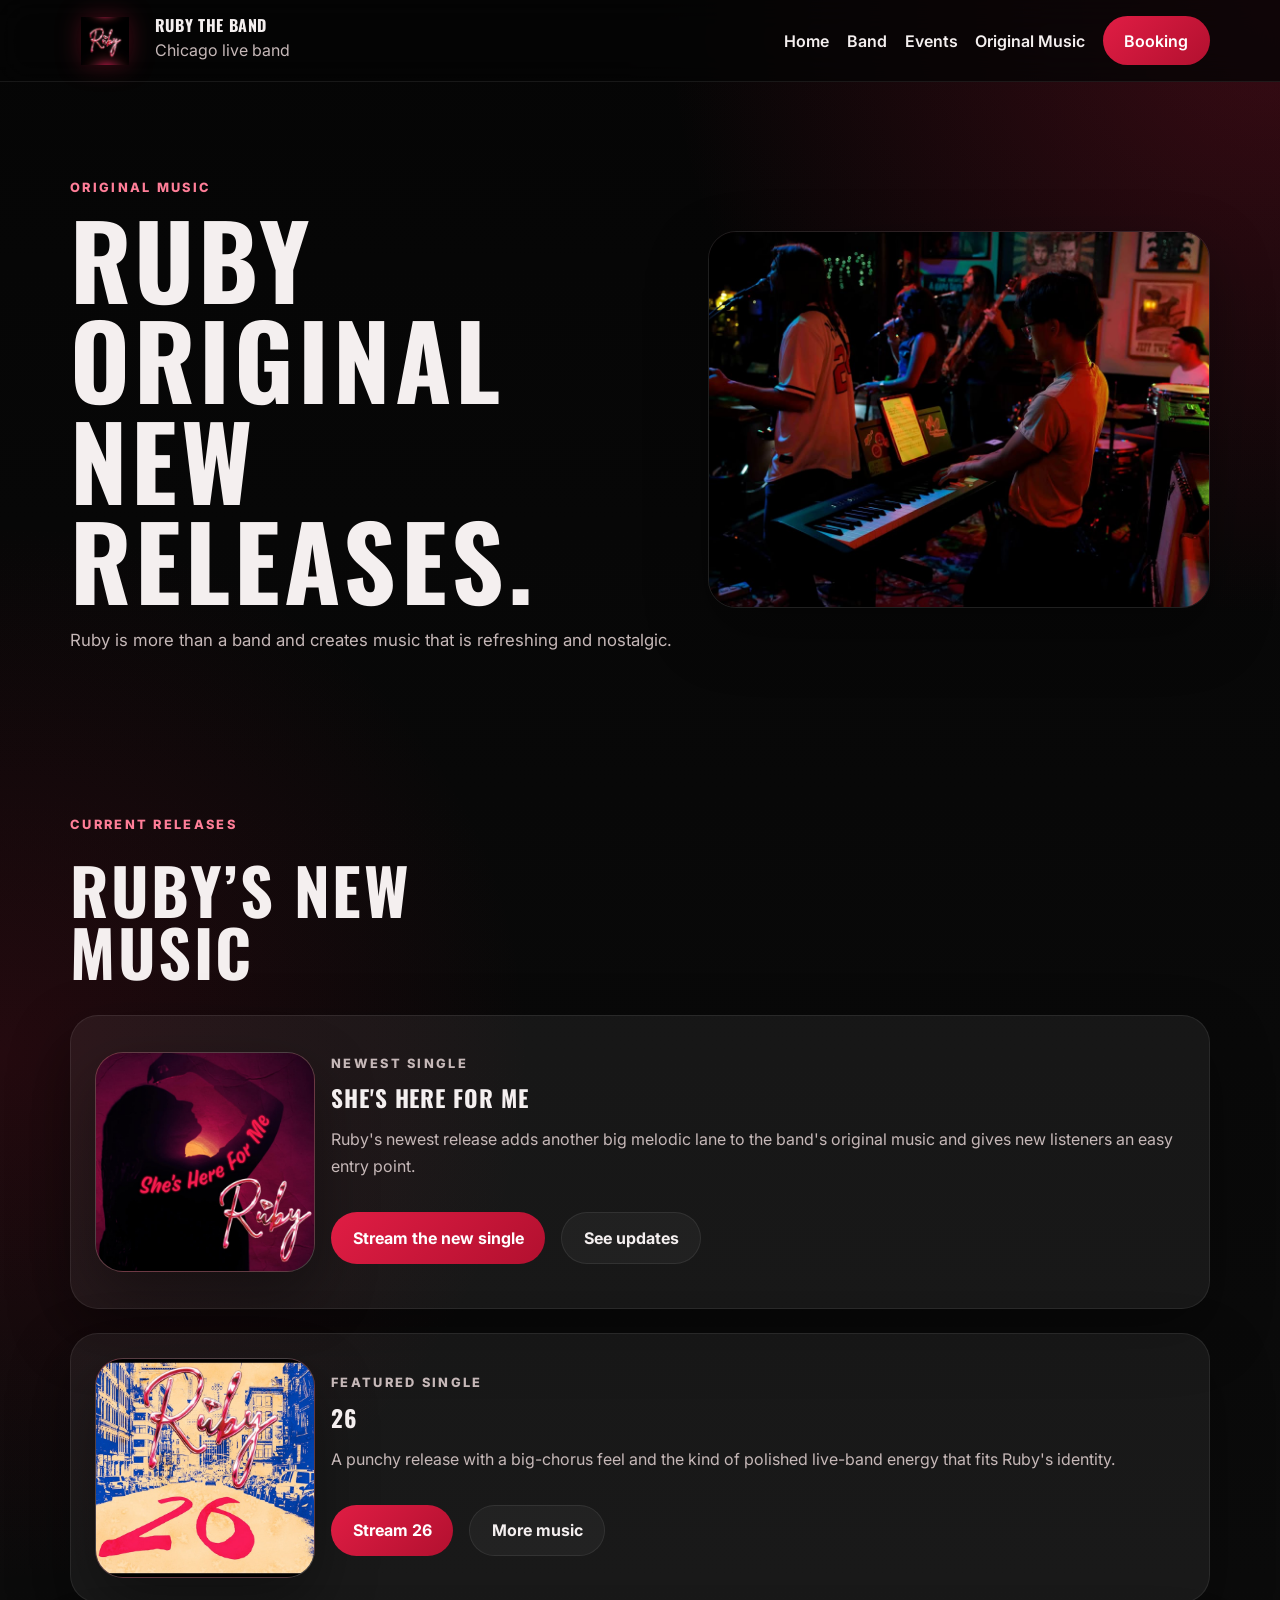
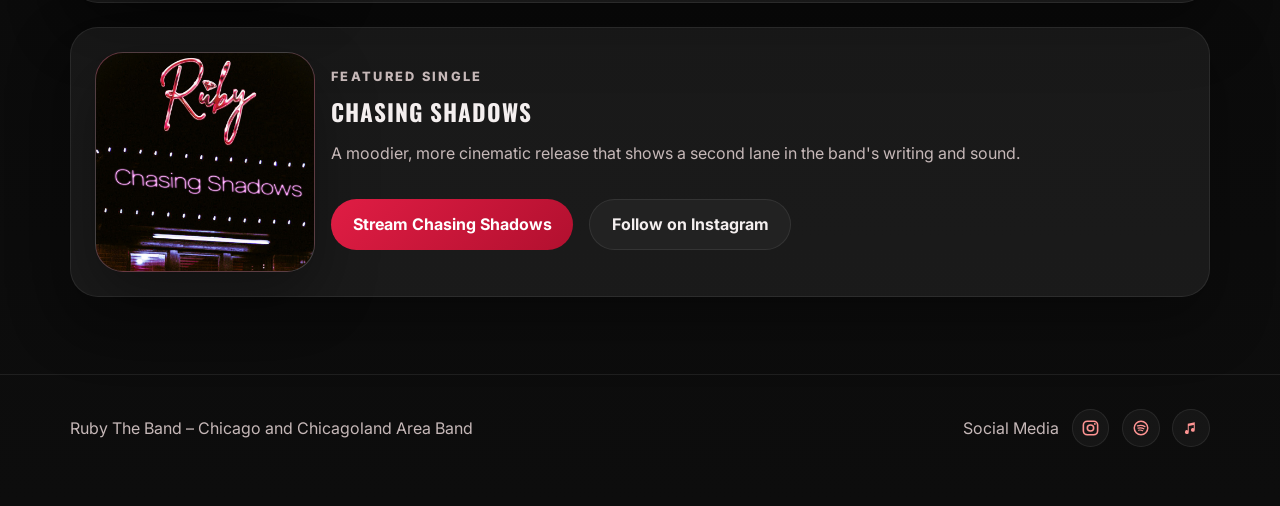
<file: music.html>
<!DOCTYPE html>
<html lang="en">
  <head>
    <script>document.documentElement.classList.add("sheet-images-loading");</script>
    <meta charset="UTF-8" />
    <meta name="viewport" content="width=device-width, initial-scale=1.0" />
    <title>Ruby | Original Music</title>
    <meta
      name="description"
      content="Hear Ruby's original music, stream their latest singles, and connect with their newest releases."
    />
    <link rel="preconnect" href="https://fonts.googleapis.com" />
    <link rel="preconnect" href="https://fonts.gstatic.com" crossorigin />
    <link
      href="https://fonts.googleapis.com/css2?family=Oswald:wght@400;500;600;700&family=Inter:wght@400;500;600;700;800&display=swap"
      rel="stylesheet"
    />
    <link rel="stylesheet" href="styles.css" />
  </head>
  <body>
    <header class="site-header">
      <div class="container nav-wrap">
        <a class="brand" href="index.html">
          <img data-site-image="site-logo" class="brand-logo" src="assets/ruby-neon-logo.jpg" alt="Ruby logo" />
          <span class="brand-copy">
            <strong>RUBY THE BAND</strong>
            <span>Chicago live band</span>
          </span>
        </a>
        <nav class="nav">
          <a href="index.html">Home</a>
          <a href="band.html">Band</a>
          <a href="events.html">Events</a>
          <a href="music.html">Original Music</a>
          <a class="nav-cta" href="booking.html">Booking</a>
        </nav>
      </div>
    </header>

    <main>
      <section class="page-hero">
        <div class="container hero-grid">
          <div class="hero-copy">
            <p class="eyebrow">Original music</p>
            <h1>Ruby Original New Releases.</h1>
            <p class="hero-text narrow">
              Ruby is more than a band and creates music that is refreshing
              and nostalgic.
            </p>
          </div>
          <div class="hero-visual">
            <figure class="photo-frame glow-card hero-photo">
              <img
                class="crop-music-hero"
                data-site-image="music-hero"
                src="assets/ruby-montrose-keys.jpg"
                alt="Ruby performing live at Montrose Saloon"
              />
            </figure>
          </div>
        </div>
      </section>

      <section class="section">
        <div class="container">
          <div class="section-heading left">
            <p class="section-kicker">Current releases</p>
            <h2>Ruby’s New Music</h2>
          </div>
          <div class="release-grid" id="music-list">
            <article class="release-panel">
              <div class="cover-art">
                <img src="assets/shes-here-for-me-cover.jpg" alt="She's Here For Me single cover art" />
              </div>
              <div>
                <p class="release-label">Newest single</p>
                <h3>She's Here For Me</h3>
                <p>
                  Ruby's newest release adds another big melodic lane to the
                  band's original music and gives new listeners an easy entry point.
                </p>
                <div class="button-row">
                  <a class="button button-primary" href="https://linktr.ee/ruby_musicofficial">Stream the new single</a>
                  <a class="button button-secondary" href="https://www.instagram.com/ruby_musicofficial/">See updates</a>
                </div>
              </div>
            </article>
            <article class="release-panel">
              <div class="cover-art">
                <img src="assets/cover-26.jpg" alt="26 single cover art" />
              </div>
              <div>
                <p class="release-label">Featured single</p>
                <h3>26</h3>
                <p>
                  A punchy release with a big-chorus feel and the kind of
                  polished live-band energy that fits Ruby's identity.
                </p>
                <div class="button-row">
                  <a class="button button-primary" href="https://distrokid.com/hyperfollow/rubytheband/26">Stream 26</a>
                  <a class="button button-secondary" href="https://linktr.ee/ruby_musicofficial">More music</a>
                </div>
              </div>
            </article>
            <article class="release-panel">
              <div class="cover-art">
                <img src="assets/cover-chasing-shadows.jpg" alt="Chasing Shadows single cover art" />
              </div>
              <div>
                <p class="release-label">Featured single</p>
                <h3>Chasing Shadows</h3>
                <p>
                  A moodier, more cinematic release that shows a second lane in
                  the band's writing and sound.
                </p>
                <div class="button-row">
                  <a class="button button-primary" href="https://distrokid.com/hyperfollow/rubytheband/chasing-shadows">Stream Chasing Shadows</a>
                  <a class="button button-secondary" href="https://www.instagram.com/ruby_musicofficial/">Follow on Instagram</a>
                </div>
              </div>
            </article>
          </div>
        </div>
      </section>

    </main>

    <footer class="site-footer">
      <div class="container footer-wrap">
        <p>Ruby The Band – Chicago and Chicagoland Area Band</p>
        <div class="footer-actions">
          <span class="footer-label">Social Media</span>
          <div class="social-links" aria-label="Ruby social links">
            <a class="social-icon" href="https://www.instagram.com/ruby_musicofficial/" aria-label="Ruby on Instagram"><img src="assets/icon-instagram.svg" alt="" /></a>
            <a class="social-icon" href="https://open.spotify.com/artist/1HHAJYdMEJ4v4BZRn0Z1Zh?si=r0VMcbjvRiWYTQFVPjKRUA&nd=1&dlsi=e5f6a95f36f54944" aria-label="Ruby on Spotify"><img src="assets/icon-spotify.svg" alt="" /></a>
            <a class="social-icon" href="https://music.apple.com/us/artist/ruby-the-band/1880221664" aria-label="Ruby on Apple Music"><img src="assets/icon-apple-music.svg" alt="" /></a>
          </div>
        </div>
      </div>
    </footer>
    <script src="site.js"></script>
  </body>
</html>
</file>
<file: styles.css>
:root {
  --bg: #090909;
  --bg-soft: #141414;
  --panel: rgba(255, 255, 255, 0.06);
  --panel-strong: rgba(255, 255, 255, 0.1);
  --text: #f4efef;
  --muted: #c6b8b8;
  --ruby: #b2102f;
  --ruby-bright: #e01d44;
  --line: rgba(255, 255, 255, 0.08);
  --shadow: 0 24px 60px rgba(0, 0, 0, 0.35);
  --radius-lg: 28px;
  --radius-md: 18px;
  --container: 1140px;
}

* {
  box-sizing: border-box;
}

html {
  scroll-behavior: smooth;
}

body {
  margin: 0;
  font-family: "Inter", sans-serif;
  color: var(--text);
  background:
    radial-gradient(circle at top right, rgba(224, 29, 68, 0.24), transparent 25%),
    radial-gradient(circle at left center, rgba(178, 16, 47, 0.16), transparent 32%),
    linear-gradient(180deg, #050505 0%, #0d0d0d 100%);
}

a {
  color: inherit;
  text-decoration: none;
}

.container {
  width: min(calc(100% - 2rem), var(--container));
  margin: 0 auto;
}

.site-header {
  position: sticky;
  top: 0;
  z-index: 10;
  backdrop-filter: blur(16px);
  background: rgba(5, 5, 5, 0.78);
  border-bottom: 1px solid var(--line);
}

.nav-wrap,
.footer-wrap,
.hero-grid,
.page-hero-grid,
.venue-strip-inner,
.venue-items,
.split-layout,
.card-grid,
.contact-panel,
.member-grid,
.booking-grid,
.release-grid,
.events-header,
.music-highlight {
  display: grid;
  gap: 1.5rem;
}

.nav-wrap {
  grid-template-columns: 1fr auto;
  align-items: center;
  padding: 1rem 0;
}

.brand {
  display: inline-flex;
  align-items: center;
  gap: 0.9rem;
}

.brand-logo {
  width: 4.4rem;
  height: 3rem;
  object-fit: contain;
  filter: drop-shadow(0 0 12px rgba(224, 29, 68, 0.3));
}

.brand-copy {
  display: inline-flex;
  flex-direction: column;
  line-height: 1;
  gap: 0.25rem;
}

.brand-copy strong,
h1,
h2,
h3 {
  font-family: "Oswald", sans-serif;
  text-transform: uppercase;
  letter-spacing: 0.04em;
}

.brand-copy span:last-child,
.hero-text,
.body-copy,
.content-card p,
.release-card p,
.release-panel p,
.member-card p,
.booking-card p,
.contact-card p,
.events-note,
.loading-note,
.event-time,
.event-card p,
.footer-wrap p {
  color: var(--muted);
  line-height: 1.7;
}

.nav {
  display: flex;
  align-items: center;
  gap: 1.1rem;
  flex-wrap: wrap;
  justify-content: flex-end;
}

.nav a {
  font-weight: 600;
}

.button,
.nav-cta {
  display: inline-flex;
  align-items: center;
  justify-content: center;
  padding: 0.92rem 1.35rem;
  border-radius: 999px;
  font-weight: 700;
}

.button-primary,
.nav-cta {
  background: linear-gradient(135deg, var(--ruby-bright), var(--ruby));
  color: white;
}

.button-secondary {
  border: 1px solid var(--line);
  background: rgba(255, 255, 255, 0.04);
}

.button-block {
  width: 100%;
}

.hero,
.page-hero {
  padding: 5.3rem 0 3.5rem;
}

.hero-grid {
  grid-template-columns: 1.1fr 0.9fr;
  align-items: center;
}

.page-hero-grid {
  grid-template-columns: 1fr 0.82fr;
  align-items: center;
}

.eyebrow,
.section-kicker,
.card-tag,
.release-label {
  text-transform: uppercase;
  letter-spacing: 0.18em;
  color: #ff7e98;
  font-weight: 800;
  font-size: 0.8rem;
}

h1,
h2,
h3 {
  margin: 0;
  line-height: 0.98;
}

h1 {
  font-size: clamp(3.5rem, 8vw, 6.7rem);
  max-width: 11ch;
}

h2 {
  font-size: clamp(2.4rem, 5vw, 4rem);
  max-width: 12ch;
}

h3 {
  font-size: 1.45rem;
}

.hero-text {
  max-width: 54ch;
  font-size: 1.05rem;
}

.hero-text.narrow {
  max-width: 45rem;
}

.hero-subtitle {
  margin: 0.8rem 0 0;
  max-width: 28rem;
  color: #e9d9dc;
  font-size: clamp(1.05rem, 2vw, 1.45rem);
  line-height: 1.4;
  text-transform: none;
  letter-spacing: 0;
  font-weight: 500;
}

.hero-actions,
.button-row {
  display: flex;
  gap: 1rem;
  flex-wrap: wrap;
  margin: 2rem 0 1.25rem;
}

.hero-points {
  list-style: none;
  padding: 0;
  margin: 0;
  display: flex;
  flex-wrap: wrap;
  gap: 1rem 1.5rem;
  color: var(--muted);
  font-weight: 600;
}

.hero-visual,
.glow-card,
.image-card,
.content-card,
.release-card,
.release-panel,
.video-placeholder,
.contact-card,
.member-card,
.booking-card,
.event-card,
.cover-art {
  border-radius: var(--radius-lg);
}

.image-card,
.video-placeholder,
.member-photo,
.cover-art {
  display: grid;
  place-items: center;
  text-align: center;
  background:
    linear-gradient(135deg, rgba(224, 29, 68, 0.28), rgba(255, 255, 255, 0.04)),
    rgba(255, 255, 255, 0.05);
  border: 1px solid rgba(255, 255, 255, 0.1);
  box-shadow: var(--shadow);
}

.glow-card {
  min-height: 460px;
  position: relative;
  overflow: hidden;
}

.glow-card::before {
  content: "";
  position: absolute;
  inset: 0;
  background:
    linear-gradient(160deg, rgba(224, 29, 68, 0.1), transparent 40%),
    radial-gradient(circle at bottom right, rgba(224, 29, 68, 0.3), transparent 32%);
}

.image-card p,
.video-placeholder p,
.member-photo,
.cover-art {
  font-family: "Oswald", sans-serif;
  font-size: 1.5rem;
  text-transform: uppercase;
  letter-spacing: 0.08em;
}

.image-card span,
.video-placeholder span {
  color: var(--muted);
}

.photo-frame,
.page-photo-banner,
.photo-panel,
.booking-photo,
.story-photo {
  margin: 0;
  overflow: hidden;
  border-radius: var(--radius-lg);
  border: 1px solid rgba(255, 255, 255, 0.1);
  box-shadow: var(--shadow);
}

.photo-frame img,
.page-photo-banner img,
.photo-panel img,
.booking-photo img,
.story-photo img,
.member-photo img,
.cover-art img {
  display: block;
  width: 100%;
  height: 100%;
  object-fit: cover;
}

.page-photo-banner {
  margin-top: 2rem;
  max-height: 420px;
}

.hero-photo img {
  object-position: center 28%;
}

.crop-new-hero {
  object-position: center 45%;
}

.page-hero-photo {
  min-height: 390px;
}

.photo-frame.hero-photo,
.photo-frame.page-hero-photo {
  position: relative;
  min-height: 0;
  aspect-ratio: 4 / 3;
}

.photo-frame.hero-photo img,
.photo-frame.page-hero-photo img {
  position: absolute;
  inset: 0;
  width: 100%;
  height: 100%;
}

html.sheet-images-loading img[data-site-image]:not([data-image-ready]) {
  opacity: 0;
}

.crop-events-hero {
  object-position: center 46%;
}

.crop-music-hero {
  object-position: center 45%;
}

.venue-strip {
  border-top: 1px solid var(--line);
  border-bottom: 1px solid var(--line);
  background: rgba(255, 255, 255, 0.02);
}

.venue-strip-inner {
  padding: 1rem 0;
  gap: 0.6rem;
}

.venue-label {
  margin: 0;
  text-align: center;
  text-transform: uppercase;
  letter-spacing: 0.22em;
  color: #ff7e98;
  font-size: 0.8rem;
  font-weight: 800;
}

.venue-items {
  grid-template-columns: repeat(5, 1fr);
  text-align: center;
  color: #f2c7cf;
  font-weight: 700;
}

.section {
  padding: 4.8rem 0;
}

.photo-story-section {
  padding-top: 0;
}

.split-layout {
  grid-template-columns: 1fr 1fr;
  align-items: start;
}

.section-dark {
  background: linear-gradient(180deg, rgba(178, 16, 47, 0.12), rgba(255, 255, 255, 0.02));
}

.section-accent {
  background:
    linear-gradient(135deg, rgba(224, 29, 68, 0.18), rgba(255, 255, 255, 0.02)),
    #111;
}

.section-heading {
  display: grid;
  gap: 0.8rem;
  margin-bottom: 2rem;
  justify-items: center;
  text-align: center;
}

.section-heading.left {
  justify-items: start;
  text-align: left;
}

.section-heading-wide h2 {
  max-width: none;
}

.content-card,
.release-card,
.release-panel,
.contact-card,
.member-card,
.booking-card,
.event-card {
  background: var(--panel);
  border: 1px solid var(--line);
  box-shadow: var(--shadow);
  padding: 1.5rem;
}

.three-up {
  grid-template-columns: repeat(3, minmax(0, 1fr));
}

.music-highlight,
.booking-grid {
  grid-template-columns: 1fr 1fr;
  align-items: start;
}

.release-card,
.release-panel {
  display: grid;
  gap: 1rem;
}

.music-highlight {
  grid-template-columns: repeat(3, minmax(0, 1fr));
}

.photo-story-grid {
  display: grid;
  grid-template-columns: 0.92fr 1.08fr;
  gap: 1.2rem;
}

.story-photo-tall {
  grid-row: span 2;
  min-height: 640px;
}

.story-photo-wide {
  min-height: 300px;
}

.story-photo-square {
  min-height: 320px;
}

.video-placeholder {
  min-height: 100%;
  padding: 2rem;
}

.video-placeholder.large {
  min-height: 300px;
}

.text-link {
  color: #ff9aad;
  font-weight: 700;
}

.member-social {
  align-self: start;
}

.cover-thumb {
  margin: 0;
  overflow: hidden;
  border-radius: var(--radius-md);
  border: 1px solid rgba(255, 255, 255, 0.1);
}

.cover-thumb img {
  display: block;
  width: 100%;
  aspect-ratio: 1 / 1;
  object-fit: cover;
}

.crop-george {
  object-position: center 18%;
}

.crop-band {
  object-position: center 42%;
}

.crop-crowd {
  object-position: center 46%;
}

.crop-dancefloor {
  object-position: center 54%;
}

.crop-new-story-wide {
  object-position: center 42%;
}

.crop-new-band-banner {
  object-position: center 45%;
}

.crop-new-music-video {
  object-position: center 44%;
}

.crop-new-booking {
  object-position: center 48%;
}

.contact-panel {
  grid-template-columns: 1.1fr 0.9fr;
  align-items: center;
}

.member-grid {
  grid-template-columns: repeat(3, minmax(0, 1fr));
}

.member-card {
  display: grid;
  gap: 1rem;
}

.member-photo {
  aspect-ratio: 4 / 3;
  min-height: auto;
  color: white;
  overflow: hidden;
}

.member-photo img {
  object-position: center 22%;
}

.member-card-ani .member-photo img {
  object-position: center 62%;
}

.member-photo span {
  padding: 1rem;
}

.member-role {
  margin: 0;
  color: #ff9aad;
  font-weight: 700;
}

.additional-player-card {
  align-content: start;
  gap: 0.75rem;
}

.release-grid {
  grid-template-columns: 1fr;
}

.release-panel {
  grid-template-columns: 220px 1fr;
  align-items: center;
}

.cover-art {
  min-height: 220px;
  color: white;
  overflow: hidden;
}

.booking-photo {
  margin-bottom: 1rem;
  max-height: 240px;
}

.media-layout {
  align-items: center;
}

.events-header {
  grid-template-columns: 1fr auto;
  align-items: center;
  margin-bottom: 1.75rem;
}

.events-list {
  display: grid;
  gap: 1rem;
}

.event-card {
  display: grid;
  grid-template-columns: 180px 1fr auto;
  align-items: center;
  gap: 1.25rem;
}

.event-date {
  display: inline-flex;
  flex-direction: column;
  gap: 0.2rem;
  padding: 1rem;
  border-radius: var(--radius-md);
  background: linear-gradient(135deg, rgba(224, 29, 68, 0.18), rgba(255, 255, 255, 0.04));
  border: 1px solid var(--line);
  text-align: center;
}

.event-date strong {
  font-family: "Oswald", sans-serif;
  font-size: 2rem;
}

.event-meta h3 {
  margin-bottom: 0.35rem;
}

.event-time {
  margin: 0.2rem 0;
  font-weight: 800;
  color: #f2c7cf;
}

.loading-note {
  margin: 0;
}

[hidden] {
  display: none !important;
}

.booking-copy {
  display: grid;
  gap: 1rem;
}

.check-grid {
  display: grid;
  grid-template-columns: repeat(2, minmax(0, 1fr));
  gap: 0.9rem;
}

.check-grid p {
  margin: 0;
  padding: 1rem 1.1rem;
  border-radius: var(--radius-md);
  background: rgba(255, 255, 255, 0.04);
  border: 1px solid var(--line);
}

.site-footer {
  border-top: 1px solid var(--line);
  padding: 1.5rem 0 3rem;
}

.footer-wrap {
  grid-template-columns: 1fr auto;
  align-items: center;
}

.footer-actions,
.social-links {
  display: flex;
  align-items: center;
  gap: 0.8rem;
}

.footer-actions {
  justify-content: flex-end;
  flex-wrap: wrap;
}

.footer-label {
  color: var(--muted);
}

.live-set-layout {
  display: grid;
  grid-template-columns: minmax(0, 1fr) minmax(220px, 0.42fr);
  gap: 2.5rem;
  align-items: start;
}

.live-set-copy {
  min-width: 0;
}

.video-embed {
  overflow: hidden;
  border: 1px solid var(--line);
  border-radius: var(--radius-lg);
  background: #050505;
  box-shadow: var(--shadow);
}

.video-embed-vertical {
  width: min(100%, 330px);
  aspect-ratio: 9 / 16;
  justify-self: end;
}

.home-hero-video,
.music-hero-video {
  width: 100%;
  aspect-ratio: 4 / 3;
}

.video-embed iframe {
  display: block;
  width: 100%;
  height: 100%;
  border: 0;
}

.social-icon {
  display: inline-grid;
  place-items: center;
  width: 2.35rem;
  height: 2.35rem;
  border: 1px solid var(--line);
  border-radius: 999px;
  background: rgba(255, 255, 255, 0.04);
  color: #ff9aad;
}

.social-icon img {
  width: 1.15rem;
  height: 1.15rem;
  filter: invert(78%) sepia(26%) saturate(1700%) hue-rotate(302deg) brightness(103%) contrast(102%);
}

@media (max-width: 1024px) {
  .hero-grid,
  .page-hero-grid,
  .split-layout,
  .live-set-layout,
  .three-up,
  .music-highlight,
  .photo-story-grid,
  .contact-panel,
  .member-grid,
  .booking-grid,
  .event-card,
  .release-panel,
  .events-header {
    grid-template-columns: 1fr;
  }
}

@media (max-width: 900px) {
  .nav-wrap,
  .footer-wrap,
  .venue-items {
    grid-template-columns: 1fr;
  }

  .nav {
    justify-content: flex-start;
  }

  h1,
  h2 {
    max-width: none;
  }
}

@media (max-width: 640px) {
  .hero,
  .page-hero,
  .section {
    padding: 3.7rem 0;
  }

  .story-photo-tall,
  .story-photo-wide,
  .story-photo-square {
    min-height: 280px;
  }

  h1 {
    font-size: 3rem;
  }

  h2 {
    font-size: 2.4rem;
  }

  .check-grid {
    grid-template-columns: 1fr;
  }

  .video-embed-vertical {
    justify-self: start;
  }
}
</file>
